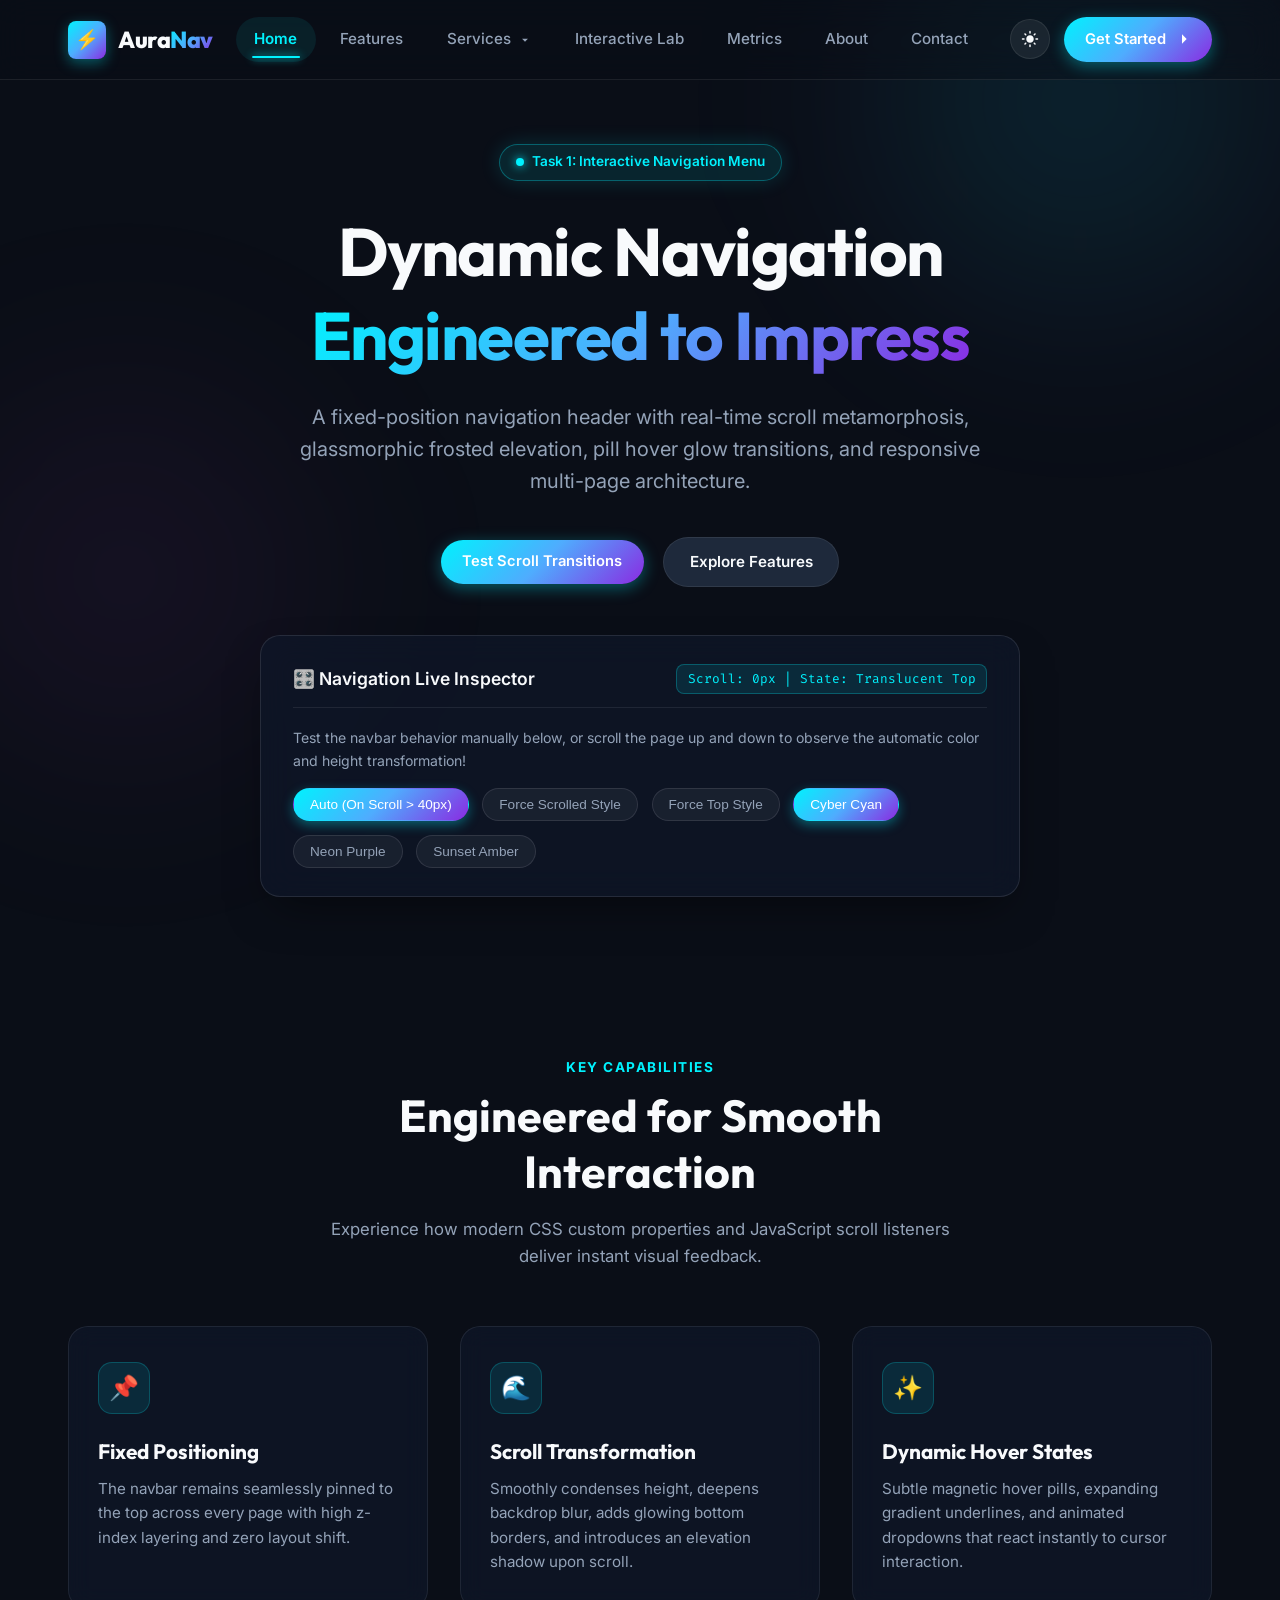
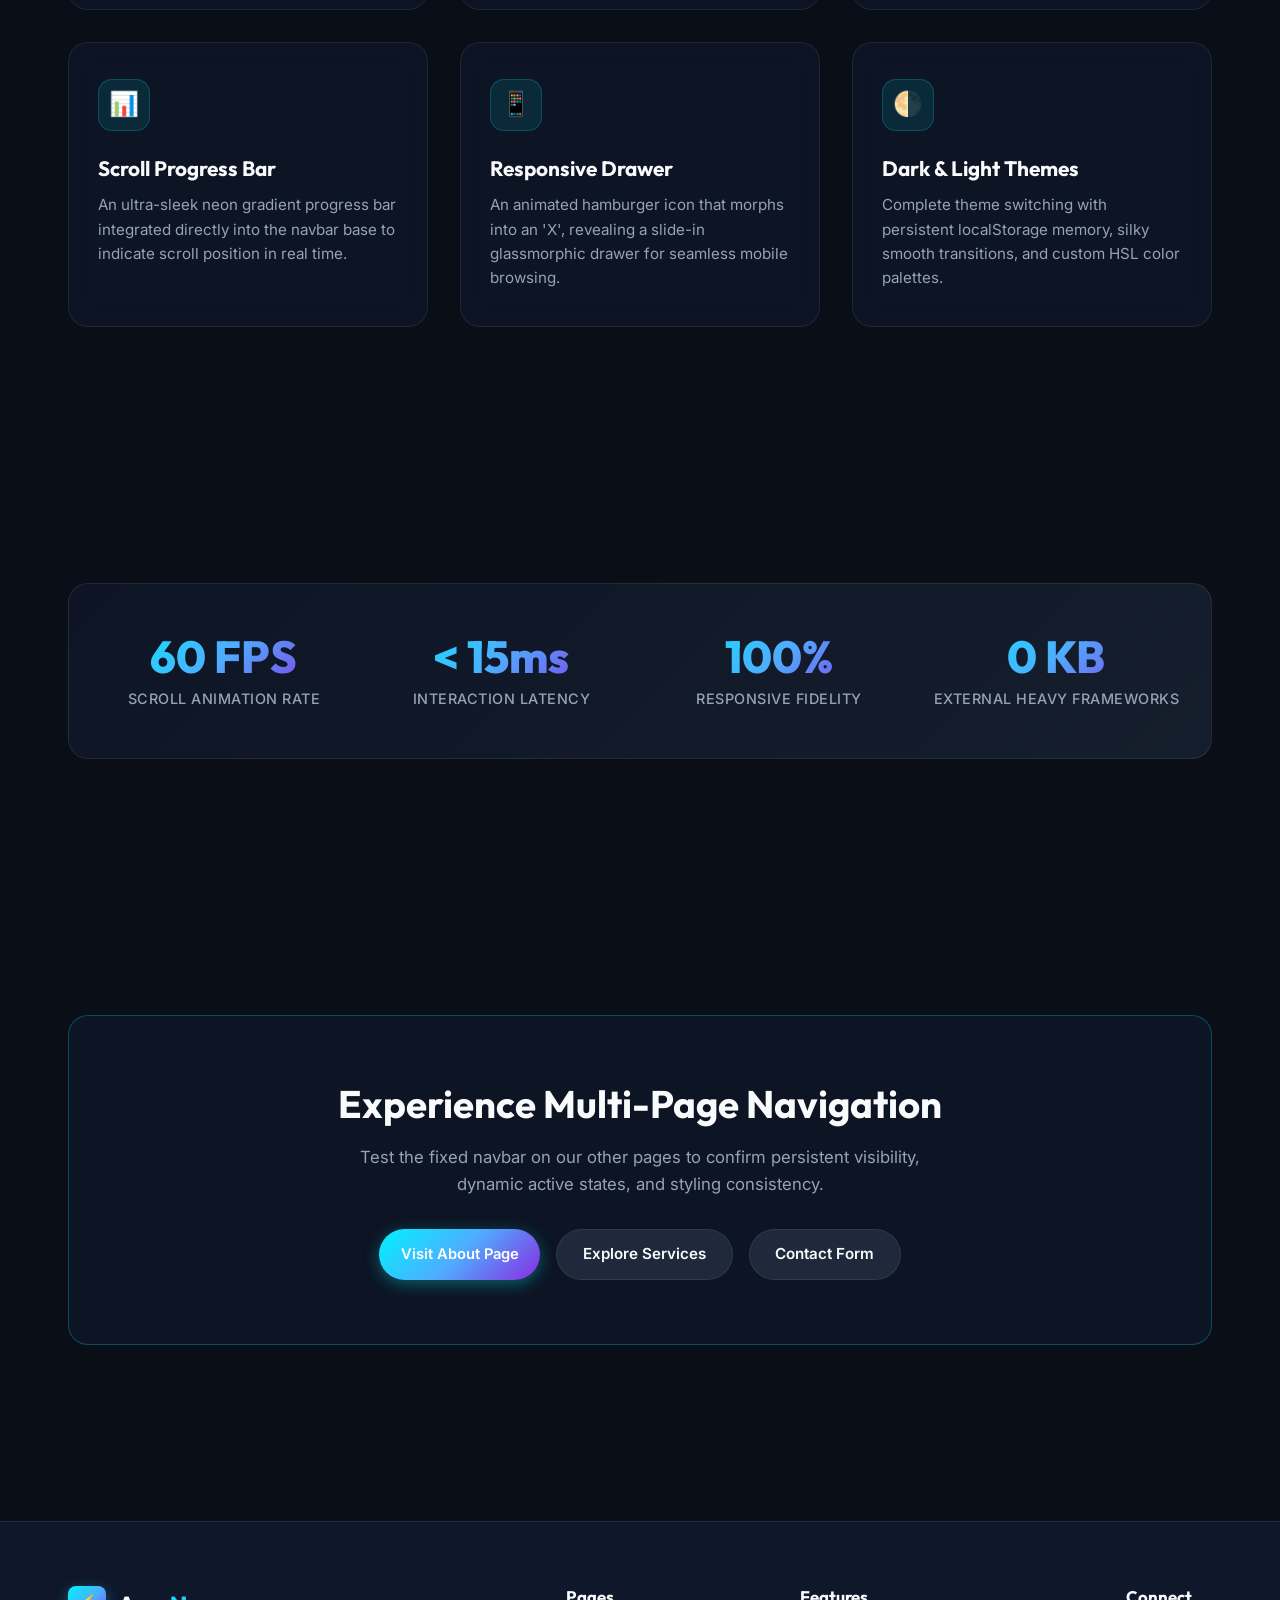
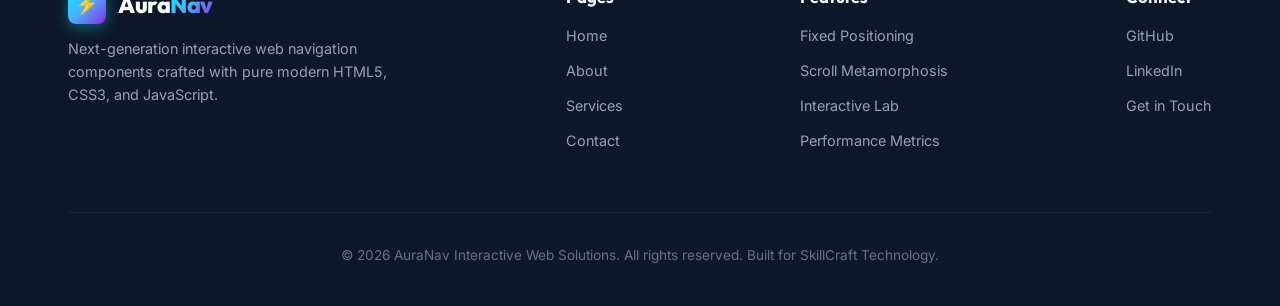
<file: index.html>
<!DOCTYPE html>
<html lang="en" data-theme="dark">
<head>
  <meta charset="UTF-8">
  <meta name="viewport" content="width=device-width, initial-scale=1.0">
  <meta name="description" content="Experience a cutting-edge interactive navigation menu featuring real-time scroll color shifts, smooth hover states, responsive mobile drawer, and dynamic styling.">
  <title>AuraNav - Interactive Navigation Menu Showcase</title>
  <link rel="stylesheet" href="css/style.css">
  <link rel="icon" href="data:image/svg+xml,<svg xmlns=%22http://www.w3.org/2000/svg%22 viewBox=%220 0 100 100%22><text y=%22.9em%22 font-size=%2290%22>⚡</text></svg>">
</head>
<body>

  <!-- ==========================================================================
       FIXED INTERACTIVE NAVIGATION MENU
       ========================================================================== -->
  <header class="navbar-header" id="mainNavbar">
    <div class="navbar-container">
      <!-- Brand / Logo -->
      <a href="index.html" class="navbar-brand" id="brandLogo">
        <div class="brand-icon">⚡</div>
        <div class="brand-text">Aura<span>Nav</span></div>
      </a>

      <!-- Desktop Navigation Menu -->
      <nav class="navbar-menu" aria-label="Main Navigation">
        <div class="nav-item">
          <a href="#hero" class="nav-link active" id="navLinkHome">Home</a>
        </div>

        <div class="nav-item">
          <a href="#features" class="nav-link" id="navLinkFeatures">Features</a>
        </div>

        <!-- Dropdown Menu Item -->
        <div class="nav-item has-dropdown">
          <a href="services.html" class="nav-link" id="navLinkServices">
            Services
            <svg class="dropdown-chevron" viewBox="0 0 24 24">
              <path d="M7 10l5 5 5-5z"/>
            </svg>
          </a>
          <div class="dropdown-menu" id="servicesDropdown">
            <a href="services.html#ui-ux" class="dropdown-item">
              <div class="dropdown-icon-box">🎨</div>
              <div>
                <div class="dropdown-item-title">UI/UX Crafting <span class="badge-pill">Hot</span></div>
                <div class="dropdown-item-desc">Glassmorphism & micro-interactions</div>
              </div>
            </a>
            <a href="services.html#web-dev" class="dropdown-item">
              <div class="dropdown-icon-box">🚀</div>
              <div>
                <div class="dropdown-item-title">Fullstack Web</div>
                <div class="dropdown-item-desc">High performance scalable architectures</div>
              </div>
            </a>
            <a href="services.html#cloud-ops" class="dropdown-item">
              <div class="dropdown-icon-box">☁️</div>
              <div>
                <div class="dropdown-item-title">Cloud Solutions <span class="badge-pill">New</span></div>
                <div class="dropdown-item-desc">Serverless & low latency deployments</div>
              </div>
            </a>
          </div>
        </div>

        <div class="nav-item">
          <a href="#demo" class="nav-link" id="navLinkDemo">Interactive Lab</a>
        </div>

        <div class="nav-item">
          <a href="#stats" class="nav-link" id="navLinkStats">Metrics</a>
        </div>

        <div class="nav-item">
          <a href="about.html" class="nav-link" id="navLinkAbout">About</a>
        </div>

        <div class="nav-item">
          <a href="contact.html" class="nav-link" id="navLinkContact">Contact</a>
        </div>
      </nav>

      <!-- Navbar Right Actions -->
      <div class="navbar-actions">
        <!-- Theme Toggle Button -->
        <button class="theme-toggle-btn" id="themeToggle" title="Toggle Light / Dark theme" aria-label="Toggle Theme">
          <!-- Sun Icon (Default in Dark Mode) -->
          <svg id="themeIconSun" viewBox="0 0 24 24">
            <path d="M12 7c-2.76 0-5 2.24-5 5s2.24 5 5 5 5-2.24 5-5-2.24-5-5-5zM2 13h2c.55 0 1-.45 1-1s-.45-1-1-1H2c-.55 0-1 .45-1 1s.45 1 1 1zm18 0h2c.55 0 1-.45 1-1s-.45-1-1-1h-2c-.55 0-1 .45-1 1s.45 1 1 1zM11 2v2c0 .55.45 1 1 1s1-.45 1-1V2c0-.55-.45-1-1-1s-1 .45-1 1zm0 18v2c0 .55.45 1 1 1s1-.45 1-1v-2c0-.55-.45-1-1-1s-1 .45-1 1zM5.99 4.58c-.39-.39-1.03-.39-1.41 0s-.39 1.03 0 1.41l1.06 1.06c.39.39 1.03.39 1.41 0s.39-1.03 0-1.41L5.99 4.58zm12.37 12.37c-.39-.39-1.03-.39-1.41 0s-.39 1.03 0 1.41l1.06 1.06c.39.39 1.03.39 1.41 0s.39-1.03 0-1.41l-1.06-1.06zm1.06-10.96c.39-.39.39-1.03 0-1.41s-1.03-.39-1.41 0l-1.06 1.06c-.39.39-.39 1.03 0 1.41s1.03.39 1.41 0l1.06-1.06zM7.05 18.36c.39-.39.39-1.03 0-1.41s-1.03-.39-1.41 0l-1.06 1.06c-.39.39-.39 1.03 0 1.41s1.03.39 1.41 0l1.06-1.06z"/>
          </svg>
          <!-- Moon Icon (Hidden in Dark Mode) -->
          <svg id="themeIconMoon" viewBox="0 0 24 24" style="display: none;">
            <path d="M12.3 2a10 10 0 0 0-.19 14 10 10 0 0 0 11.89.8 1 1 0 0 0 .3-1.12 1 1 0 0 0-.8-.68 8 8 0 0 1-6.1-8 8 8 0 0 1 4.58-7.23 1 1 0 0 0 .52-.88 1 1 0 0 0-.8-.92A10.29 10.29 0 0 0 12.3 2z"/>
          </svg>
        </button>

        <!-- CTA Action Button -->
        <a href="#demo" class="btn-cta" id="ctaBtn">
          <span>Get Started</span>
          <svg width="16" height="16" viewBox="0 0 24 24" fill="currentColor">
            <path d="M5 12h14M12 5l7 7-7 7"/>
          </svg>
        </a>

        <!-- Mobile Hamburger Button -->
        <button class="mobile-toggle-btn" id="mobileToggle" aria-label="Toggle Navigation Drawer" aria-expanded="false">
          <span></span>
          <span></span>
          <span></span>
        </button>
      </div>
    </div>

    <!-- Dynamic Scroll Progress Indicator -->
    <div class="scroll-progress-bar" id="scrollProgressBar"></div>
  </header>

  <!-- Mobile Drawer & Backdrop -->
  <div class="mobile-backdrop" id="mobileBackdrop"></div>
  <aside class="mobile-menu-drawer" id="mobileDrawer" aria-label="Mobile Menu">
    <div class="mobile-nav-list">
      <a href="#hero" class="mobile-nav-link active">Home <span>→</span></a>
      <a href="#features" class="mobile-nav-link">Features <span>→</span></a>
      <a href="services.html" class="mobile-nav-link">Services <span>→</span></a>
      <a href="#demo" class="mobile-nav-link">Interactive Lab <span>→</span></a>
      <a href="#stats" class="mobile-nav-link">Metrics <span>→</span></a>
      <a href="about.html" class="mobile-nav-link">About Us <span>→</span></a>
      <a href="contact.html" class="mobile-nav-link">Contact <span>→</span></a>
    </div>
    <div>
      <a href="contact.html" class="btn-cta" style="display: flex; justify-content: center; width: 100%;">Get in Touch</a>
    </div>
  </aside>

  <!-- ==========================================================================
       PAGE CONTENT
       ========================================================================== -->
  <main>
    <!-- Hero Section -->
    <section class="hero-section" id="hero">
      <div class="container">
        <div class="hero-content">
          <div class="badge-tag">
            <span class="badge-tag-pulse"></span>
            Task 1: Interactive Navigation Menu
          </div>
          <h1 class="hero-title">
            Dynamic Navigation <br><span class="gradient-text">Engineered to Impress</span>
          </h1>
          <p class="hero-subtitle">
            A fixed-position navigation header with real-time scroll metamorphosis, glassmorphic frosted elevation, pill hover glow transitions, and responsive multi-page architecture.
          </p>
          <div class="hero-buttons">
            <a href="#demo" class="btn-cta">Test Scroll Transitions</a>
            <a href="#features" class="btn-secondary">Explore Features</a>
          </div>

          <!-- Interactive Control Lab Preview Card -->
          <div class="demo-controller-card" id="demo">
            <div class="controller-header">
              <div class="controller-title">
                <span>🎛️ Navigation Live Inspector</span>
              </div>
              <div class="controller-status">
                Scroll: <span id="liveScrollValue">0px</span> | State: <span id="liveNavState">Translucent Top</span>
              </div>
            </div>
            <p style="font-size: 0.88rem; color: var(--text-secondary); margin-bottom: 1rem;">
              Test the navbar behavior manually below, or scroll the page up and down to observe the automatic color and height transformation!
            </p>
            <div class="controller-controls">
              <button class="control-pill-btn active" onclick="setNavbarStyleMode('auto', this)">Auto (On Scroll > 40px)</button>
              <button class="control-pill-btn" onclick="setNavbarStyleMode('force-scrolled', this)">Force Scrolled Style</button>
              <button class="control-pill-btn" onclick="setNavbarStyleMode('force-transparent', this)">Force Top Style</button>
              <button class="control-pill-btn accent-btn active" onclick="setAccentTheme('cyber-cyan', this)">Cyber Cyan</button>
              <button class="control-pill-btn accent-btn" onclick="setAccentTheme('neon-purple', this)">Neon Purple</button>
              <button class="control-pill-btn accent-btn" onclick="setAccentTheme('sunset-amber', this)">Sunset Amber</button>
            </div>
          </div>
        </div>
      </div>
    </section>

    <!-- Features Section -->
    <section class="section" id="features">
      <div class="container">
        <div class="section-header">
          <span class="section-tag">Key Capabilities</span>
          <h2 class="section-title">Engineered for Smooth Interaction</h2>
          <p class="section-description">
            Experience how modern CSS custom properties and JavaScript scroll listeners deliver instant visual feedback.
          </p>
        </div>

        <div class="grid-3">
          <div class="feature-card">
            <div class="card-icon">📌</div>
            <h3 class="card-title">Fixed Positioning</h3>
            <p class="card-text">
              The navbar remains seamlessly pinned to the top across every page with high z-index layering and zero layout shift.
            </p>
          </div>

          <div class="feature-card">
            <div class="card-icon">🌊</div>
            <h3 class="card-title">Scroll Transformation</h3>
            <p class="card-text">
              Smoothly condenses height, deepens backdrop blur, adds glowing bottom borders, and introduces an elevation shadow upon scroll.
            </p>
          </div>

          <div class="feature-card">
            <div class="card-icon">✨</div>
            <h3 class="card-title">Dynamic Hover States</h3>
            <p class="card-text">
              Subtle magnetic hover pills, expanding gradient underlines, and animated dropdowns that react instantly to cursor interaction.
            </p>
          </div>

          <div class="feature-card">
            <div class="card-icon">📊</div>
            <h3 class="card-title">Scroll Progress Bar</h3>
            <p class="card-text">
              An ultra-sleek neon gradient progress bar integrated directly into the navbar base to indicate scroll position in real time.
            </p>
          </div>

          <div class="feature-card">
            <div class="card-icon">📱</div>
            <h3 class="card-title">Responsive Drawer</h3>
            <p class="card-text">
              An animated hamburger icon that morphs into an 'X', revealing a slide-in glassmorphic drawer for seamless mobile browsing.
            </p>
          </div>

          <div class="feature-card">
            <div class="card-icon">🌗</div>
            <h3 class="card-title">Dark & Light Themes</h3>
            <p class="card-text">
              Complete theme switching with persistent localStorage memory, silky smooth transitions, and custom HSL color palettes.
            </p>
          </div>
        </div>
      </div>
    </section>

    <!-- Metrics Banner Section -->
    <section class="section" id="stats">
      <div class="container">
        <div class="stats-banner">
          <div class="stat-item">
            <div class="stat-item-number">60 FPS</div>
            <div class="stat-item-label">Scroll Animation Rate</div>
          </div>
          <div class="stat-item">
            <div class="stat-item-number">&lt; 15ms</div>
            <div class="stat-item-label">Interaction Latency</div>
          </div>
          <div class="stat-item">
            <div class="stat-item-number">100%</div>
            <div class="stat-item-label">Responsive Fidelity</div>
          </div>
          <div class="stat-item">
            <div class="stat-item-number">0 KB</div>
            <div class="stat-item-label">External Heavy Frameworks</div>
          </div>
        </div>
      </div>
    </section>

    <!-- Call to Action Banner -->
    <section class="section">
      <div class="container">
        <div style="background: var(--bg-card); border: 1px solid rgba(0, 242, 254, 0.25); border-radius: var(--radius-lg); padding: 4rem 2rem; text-align: center; position: relative; overflow: hidden;">
          <h2 style="font-size: 2.4rem; margin-bottom: 1rem;">Experience Multi-Page Navigation</h2>
          <p style="color: var(--text-secondary); max-width: 580px; margin: 0 auto 2rem; font-size: 1.05rem;">
            Test the fixed navbar on our other pages to confirm persistent visibility, dynamic active states, and styling consistency.
          </p>
          <div style="display: flex; justify-content: center; gap: 1rem; flex-wrap: wrap;">
            <a href="about.html" class="btn-cta">Visit About Page</a>
            <a href="services.html" class="btn-secondary">Explore Services</a>
            <a href="contact.html" class="btn-secondary">Contact Form</a>
          </div>
        </div>
      </div>
    </section>
  </main>

  <!-- ==========================================================================
       FOOTER
       ========================================================================== -->
  <footer>
    <div class="container">
      <div class="footer-top">
        <div class="footer-brand">
          <div class="navbar-brand">
            <div class="brand-icon">⚡</div>
            <div class="brand-text">Aura<span>Nav</span></div>
          </div>
          <p>Next-generation interactive web navigation components crafted with pure modern HTML5, CSS3, and JavaScript.</p>
        </div>

        <div class="footer-links-group">
          <h4>Pages</h4>
          <ul>
            <li><a href="index.html">Home</a></li>
            <li><a href="about.html">About</a></li>
            <li><a href="services.html">Services</a></li>
            <li><a href="contact.html">Contact</a></li>
          </ul>
        </div>

        <div class="footer-links-group">
          <h4>Features</h4>
          <ul>
            <li><a href="#hero">Fixed Positioning</a></li>
            <li><a href="#features">Scroll Metamorphosis</a></li>
            <li><a href="#demo">Interactive Lab</a></li>
            <li><a href="#stats">Performance Metrics</a></li>
          </ul>
        </div>

        <div class="footer-links-group">
          <h4>Connect</h4>
          <ul>
            <li><a href="https://github.com" target="_blank" rel="noopener">GitHub</a></li>
            <li><a href="https://linkedin.com" target="_blank" rel="noopener">LinkedIn</a></li>
            <li><a href="contact.html">Get in Touch</a></li>
          </ul>
        </div>
      </div>

      <div class="footer-bottom">
        <p>&copy; 2026 AuraNav Interactive Web Solutions. All rights reserved. Built for SkillCraft Technology.</p>
      </div>
    </div>
  </footer>

  <script src="js/nav.js"></script>
</body>
</html>
</file>
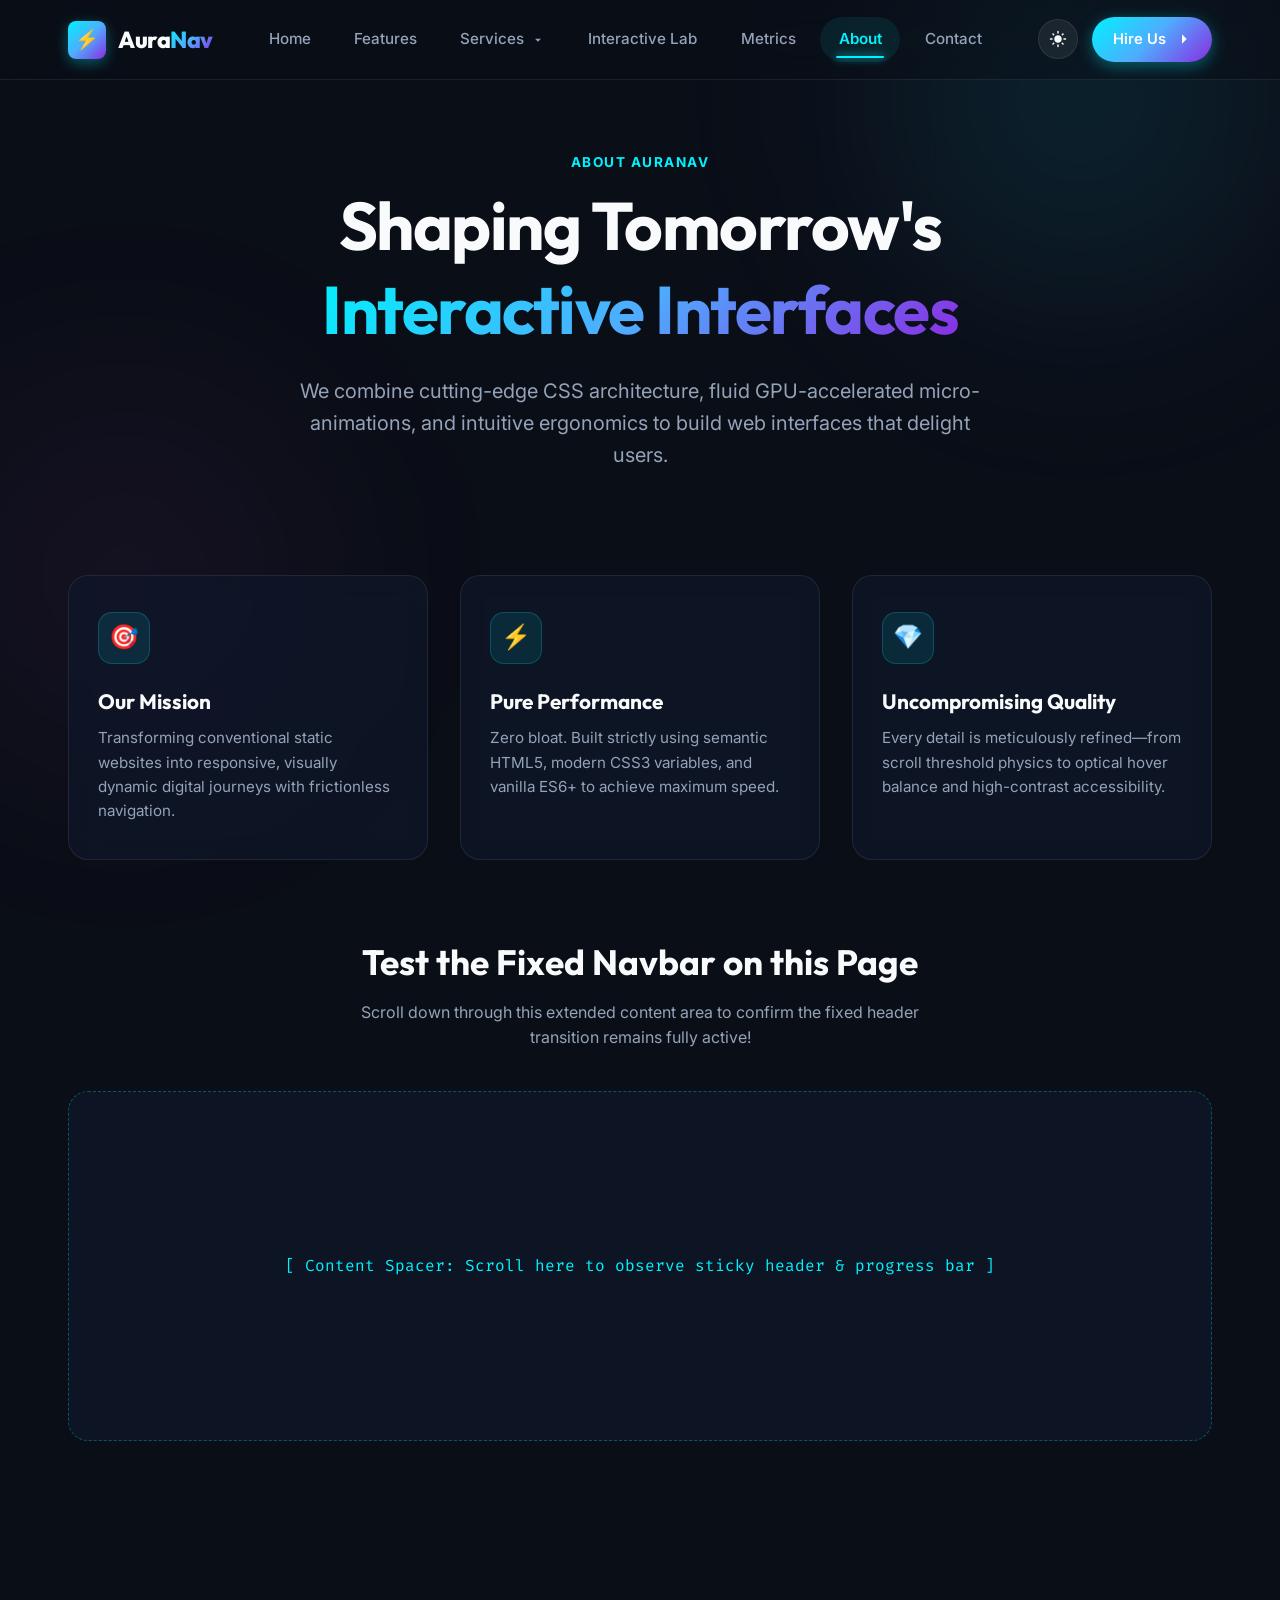
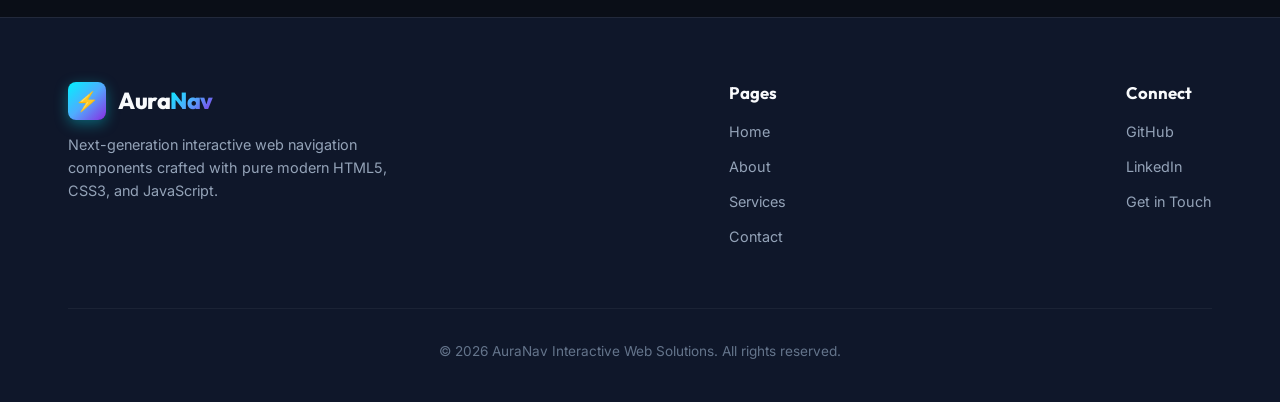
<file: about.html>
<!DOCTYPE html>
<html lang="en" data-theme="dark">
<head>
  <meta charset="UTF-8">
  <meta name="viewport" content="width=device-width, initial-scale=1.0">
  <meta name="description" content="Learn more about AuraNav and our mission to create immersive, high-performance web experiences.">
  <title>About Us - AuraNav</title>
  <link rel="stylesheet" href="css/style.css">
  <link rel="icon" href="data:image/svg+xml,<svg xmlns=%22http://www.w3.org/2000/svg%22 viewBox=%220 0 100 100%22><text y=%22.9em%22 font-size=%2290%22>⚡</text></svg>">
</head>
<body>

  <!-- ==========================================================================
       FIXED INTERACTIVE NAVIGATION MENU
       ========================================================================== -->
  <header class="navbar-header" id="mainNavbar">
    <div class="navbar-container">
      <a href="index.html" class="navbar-brand" id="brandLogo">
        <div class="brand-icon">⚡</div>
        <div class="brand-text">Aura<span>Nav</span></div>
      </a>

      <nav class="navbar-menu" aria-label="Main Navigation">
        <div class="nav-item">
          <a href="index.html" class="nav-link" id="navLinkHome">Home</a>
        </div>
        <div class="nav-item">
          <a href="index.html#features" class="nav-link" id="navLinkFeatures">Features</a>
        </div>
        <div class="nav-item has-dropdown">
          <a href="services.html" class="nav-link" id="navLinkServices">
            Services
            <svg class="dropdown-chevron" viewBox="0 0 24 24">
              <path d="M7 10l5 5 5-5z"/>
            </svg>
          </a>
          <div class="dropdown-menu" id="servicesDropdown">
            <a href="services.html#ui-ux" class="dropdown-item">
              <div class="dropdown-icon-box">🎨</div>
              <div>
                <div class="dropdown-item-title">UI/UX Crafting <span class="badge-pill">Hot</span></div>
                <div class="dropdown-item-desc">Glassmorphism & micro-interactions</div>
              </div>
            </a>
            <a href="services.html#web-dev" class="dropdown-item">
              <div class="dropdown-icon-box">🚀</div>
              <div>
                <div class="dropdown-item-title">Fullstack Web</div>
                <div class="dropdown-item-desc">High performance scalable architectures</div>
              </div>
            </a>
            <a href="services.html#cloud-ops" class="dropdown-item">
              <div class="dropdown-icon-box">☁️</div>
              <div>
                <div class="dropdown-item-title">Cloud Solutions <span class="badge-pill">New</span></div>
                <div class="dropdown-item-desc">Serverless & low latency deployments</div>
              </div>
            </a>
          </div>
        </div>
        <div class="nav-item">
          <a href="index.html#demo" class="nav-link" id="navLinkDemo">Interactive Lab</a>
        </div>
        <div class="nav-item">
          <a href="index.html#stats" class="nav-link" id="navLinkStats">Metrics</a>
        </div>
        <div class="nav-item">
          <a href="about.html" class="nav-link active" id="navLinkAbout">About</a>
        </div>
        <div class="nav-item">
          <a href="contact.html" class="nav-link" id="navLinkContact">Contact</a>
        </div>
      </nav>

      <div class="navbar-actions">
        <button class="theme-toggle-btn" id="themeToggle" title="Toggle Light / Dark theme" aria-label="Toggle Theme">
          <svg id="themeIconSun" viewBox="0 0 24 24">
            <path d="M12 7c-2.76 0-5 2.24-5 5s2.24 5 5 5 5-2.24 5-5-2.24-5-5-5zM2 13h2c.55 0 1-.45 1-1s-.45-1-1-1H2c-.55 0-1 .45-1 1s.45 1 1 1zm18 0h2c.55 0 1-.45 1-1s-.45-1-1-1h-2c-.55 0-1 .45-1 1s.45 1 1 1zM11 2v2c0 .55.45 1 1 1s1-.45 1-1V2c0-.55-.45-1-1-1s-1 .45-1 1zm0 18v2c0 .55.45 1 1 1s1-.45 1-1v-2c0-.55-.45-1-1-1s-1 .45-1 1zM5.99 4.58c-.39-.39-1.03-.39-1.41 0s-.39 1.03 0 1.41l1.06 1.06c.39.39 1.03.39 1.41 0s.39-1.03 0-1.41L5.99 4.58zm12.37 12.37c-.39-.39-1.03-.39-1.41 0s-.39 1.03 0 1.41l1.06 1.06c.39.39 1.03.39 1.41 0s.39-1.03 0-1.41l-1.06-1.06zm1.06-10.96c.39-.39.39-1.03 0-1.41s-1.03-.39-1.41 0l-1.06 1.06c-.39.39-.39 1.03 0 1.41s1.03.39 1.41 0l1.06-1.06zM7.05 18.36c.39-.39.39-1.03 0-1.41s-1.03-.39-1.41 0l-1.06 1.06c-.39.39-.39 1.03 0 1.41s1.03.39 1.41 0l1.06-1.06z"/>
          </svg>
          <svg id="themeIconMoon" viewBox="0 0 24 24" style="display: none;">
            <path d="M12.3 2a10 10 0 0 0-.19 14 10 10 0 0 0 11.89.8 1 1 0 0 0 .3-1.12 1 1 0 0 0-.8-.68 8 8 0 0 1-6.1-8 8 8 0 0 1 4.58-7.23 1 1 0 0 0 .52-.88 1 1 0 0 0-.8-.92A10.29 10.29 0 0 0 12.3 2z"/>
          </svg>
        </button>
        <a href="contact.html" class="btn-cta">
          <span>Hire Us</span>
          <svg width="16" height="16" viewBox="0 0 24 24" fill="currentColor">
            <path d="M5 12h14M12 5l7 7-7 7"/>
          </svg>
        </a>
        <button class="mobile-toggle-btn" id="mobileToggle" aria-label="Toggle Navigation Drawer" aria-expanded="false">
          <span></span>
          <span></span>
          <span></span>
        </button>
      </div>
    </div>
    <div class="scroll-progress-bar" id="scrollProgressBar"></div>
  </header>

  <!-- Mobile Drawer -->
  <div class="mobile-backdrop" id="mobileBackdrop"></div>
  <aside class="mobile-menu-drawer" id="mobileDrawer" aria-label="Mobile Menu">
    <div class="mobile-nav-list">
      <a href="index.html" class="mobile-nav-link">Home <span>→</span></a>
      <a href="index.html#features" class="mobile-nav-link">Features <span>→</span></a>
      <a href="services.html" class="mobile-nav-link">Services <span>→</span></a>
      <a href="index.html#demo" class="mobile-nav-link">Interactive Lab <span>→</span></a>
      <a href="index.html#stats" class="mobile-nav-link">Metrics <span>→</span></a>
      <a href="about.html" class="mobile-nav-link active">About Us <span>→</span></a>
      <a href="contact.html" class="mobile-nav-link">Contact <span>→</span></a>
    </div>
    <div>
      <a href="contact.html" class="btn-cta" style="display: flex; justify-content: center; width: 100%;">Get in Touch</a>
    </div>
  </aside>

  <!-- Content -->
  <main>
    <section class="page-hero">
      <div class="container">
        <span class="section-tag">About AuraNav</span>
        <h1 class="hero-title">Shaping Tomorrow's <br><span class="gradient-text">Interactive Interfaces</span></h1>
        <p class="hero-subtitle">
          We combine cutting-edge CSS architecture, fluid GPU-accelerated micro-animations, and intuitive ergonomics to build web interfaces that delight users.
        </p>
      </div>
    </section>

    <section class="section" style="padding-top: 1rem;">
      <div class="container">
        <div class="grid-3">
          <div class="feature-card">
            <div class="card-icon">🎯</div>
            <h3 class="card-title">Our Mission</h3>
            <p class="card-text">
              Transforming conventional static websites into responsive, visually dynamic digital journeys with frictionless navigation.
            </p>
          </div>
          <div class="feature-card">
            <div class="card-icon">⚡</div>
            <h3 class="card-title">Pure Performance</h3>
            <p class="card-text">
              Zero bloat. Built strictly using semantic HTML5, modern CSS3 variables, and vanilla ES6+ to achieve maximum speed.
            </p>
          </div>
          <div class="feature-card">
            <div class="card-icon">💎</div>
            <h3 class="card-title">Uncompromising Quality</h3>
            <p class="card-text">
              Every detail is meticulously refined—from scroll threshold physics to optical hover balance and high-contrast accessibility.
            </p>
          </div>
        </div>

        <div style="margin-top: 5rem; text-align: center;">
          <h2 style="font-size: 2.2rem; margin-bottom: 1rem;">Test the Fixed Navbar on this Page</h2>
          <p style="color: var(--text-secondary); max-width: 600px; margin: 0 auto 2.5rem;">
            Scroll down through this extended content area to confirm the fixed header transition remains fully active!
          </p>
          <div style="height: 350px; background: var(--bg-card); border: 1px dashed rgba(0, 242, 254, 0.3); border-radius: var(--radius-lg); display: flex; align-items: center; justify-content: center;">
            <p style="color: var(--accent-cyan); font-family: 'Fira Code', monospace;">[ Content Spacer: Scroll here to observe sticky header & progress bar ]</p>
          </div>
        </div>
      </div>
    </section>
  </main>

  <footer>
    <div class="container">
      <div class="footer-top">
        <div class="footer-brand">
          <div class="navbar-brand">
            <div class="brand-icon">⚡</div>
            <div class="brand-text">Aura<span>Nav</span></div>
          </div>
          <p>Next-generation interactive web navigation components crafted with pure modern HTML5, CSS3, and JavaScript.</p>
        </div>
        <div class="footer-links-group">
          <h4>Pages</h4>
          <ul>
            <li><a href="index.html">Home</a></li>
            <li><a href="about.html">About</a></li>
            <li><a href="services.html">Services</a></li>
            <li><a href="contact.html">Contact</a></li>
          </ul>
        </div>
        <div class="footer-links-group">
          <h4>Connect</h4>
          <ul>
            <li><a href="https://github.com" target="_blank" rel="noopener">GitHub</a></li>
            <li><a href="https://linkedin.com" target="_blank" rel="noopener">LinkedIn</a></li>
            <li><a href="contact.html">Get in Touch</a></li>
          </ul>
        </div>
      </div>
      <div class="footer-bottom">
        <p>&copy; 2026 AuraNav Interactive Web Solutions. All rights reserved.</p>
      </div>
    </div>
  </footer>

  <script src="js/nav.js"></script>
</body>
</html>
</file>
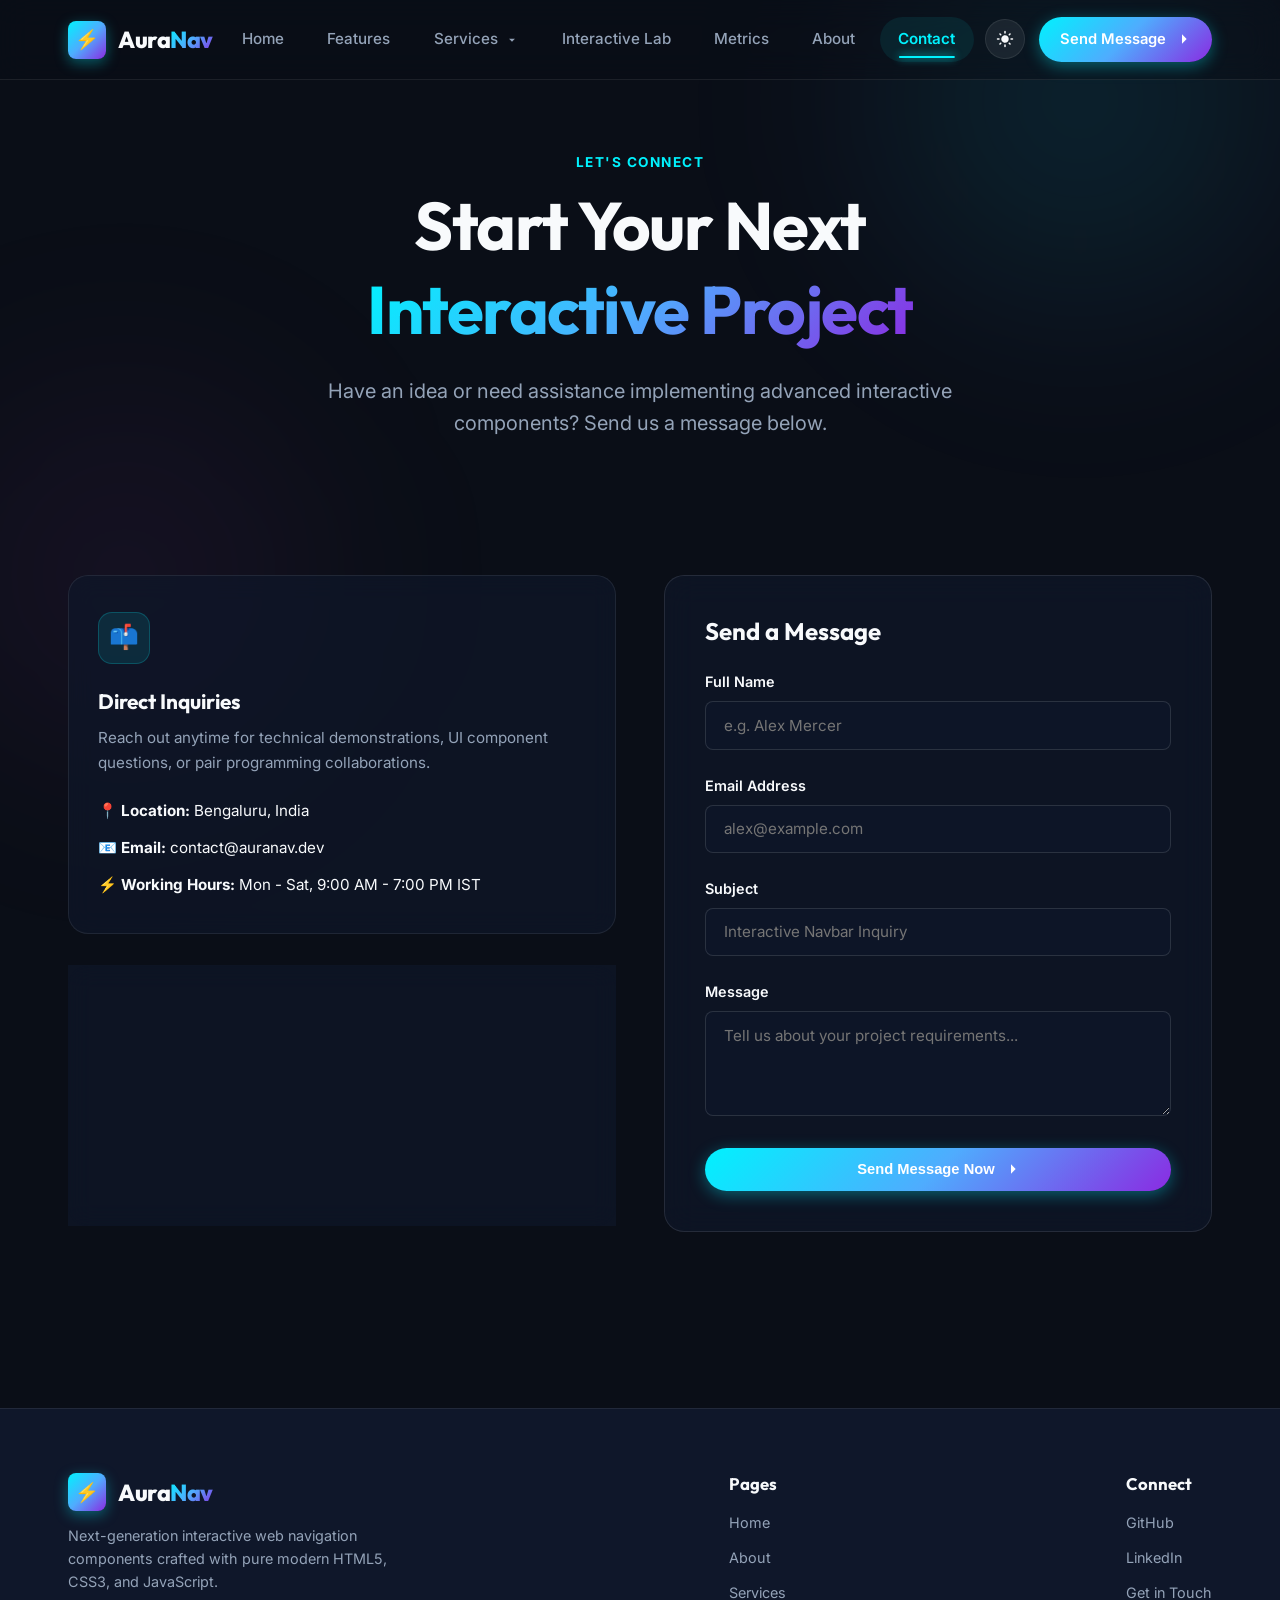
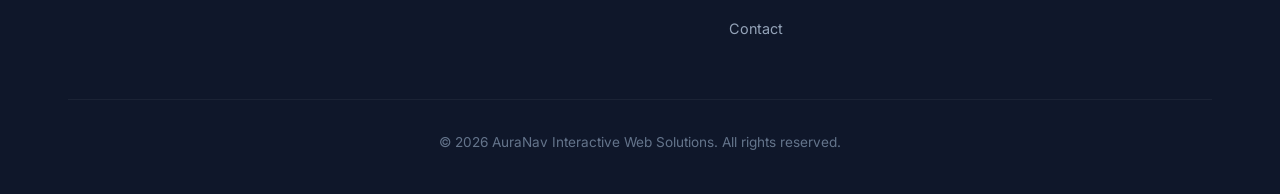
<file: contact.html>
<!DOCTYPE html>
<html lang="en" data-theme="dark">
<head>
  <meta charset="UTF-8">
  <meta name="viewport" content="width=device-width, initial-scale=1.0">
  <meta name="description" content="Get in touch with AuraNav team for questions, custom UI requests, and project consultations.">
  <title>Contact Us - AuraNav</title>
  <link rel="stylesheet" href="css/style.css">
  <link rel="icon" href="data:image/svg+xml,<svg xmlns=%22http://www.w3.org/2000/svg%22 viewBox=%220 0 100 100%22><text y=%22.9em%22 font-size=%2290%22>⚡</text></svg>">
</head>
<body>

  <!-- ==========================================================================
       FIXED INTERACTIVE NAVIGATION MENU
       ========================================================================== -->
  <header class="navbar-header" id="mainNavbar">
    <div class="navbar-container">
      <a href="index.html" class="navbar-brand" id="brandLogo">
        <div class="brand-icon">⚡</div>
        <div class="brand-text">Aura<span>Nav</span></div>
      </a>

      <nav class="navbar-menu" aria-label="Main Navigation">
        <div class="nav-item">
          <a href="index.html" class="nav-link" id="navLinkHome">Home</a>
        </div>
        <div class="nav-item">
          <a href="index.html#features" class="nav-link" id="navLinkFeatures">Features</a>
        </div>
        <div class="nav-item has-dropdown">
          <a href="services.html" class="nav-link" id="navLinkServices">
            Services
            <svg class="dropdown-chevron" viewBox="0 0 24 24">
              <path d="M7 10l5 5 5-5z"/>
            </svg>
          </a>
          <div class="dropdown-menu" id="servicesDropdown">
            <a href="services.html#ui-ux" class="dropdown-item">
              <div class="dropdown-icon-box">🎨</div>
              <div>
                <div class="dropdown-item-title">UI/UX Crafting <span class="badge-pill">Hot</span></div>
                <div class="dropdown-item-desc">Glassmorphism & micro-interactions</div>
              </div>
            </a>
            <a href="services.html#web-dev" class="dropdown-item">
              <div class="dropdown-icon-box">🚀</div>
              <div>
                <div class="dropdown-item-title">Fullstack Web</div>
                <div class="dropdown-item-desc">High performance scalable architectures</div>
              </div>
            </a>
            <a href="services.html#cloud-ops" class="dropdown-item">
              <div class="dropdown-icon-box">☁️</div>
              <div>
                <div class="dropdown-item-title">Cloud Solutions <span class="badge-pill">New</span></div>
                <div class="dropdown-item-desc">Serverless & low latency deployments</div>
              </div>
            </a>
          </div>
        </div>
        <div class="nav-item">
          <a href="index.html#demo" class="nav-link" id="navLinkDemo">Interactive Lab</a>
        </div>
        <div class="nav-item">
          <a href="index.html#stats" class="nav-link" id="navLinkStats">Metrics</a>
        </div>
        <div class="nav-item">
          <a href="about.html" class="nav-link" id="navLinkAbout">About</a>
        </div>
        <div class="nav-item">
          <a href="contact.html" class="nav-link active" id="navLinkContact">Contact</a>
        </div>
      </nav>

      <div class="navbar-actions">
        <button class="theme-toggle-btn" id="themeToggle" title="Toggle Light / Dark theme" aria-label="Toggle Theme">
          <svg id="themeIconSun" viewBox="0 0 24 24">
            <path d="M12 7c-2.76 0-5 2.24-5 5s2.24 5 5 5 5-2.24 5-5-2.24-5-5-5zM2 13h2c.55 0 1-.45 1-1s-.45-1-1-1H2c-.55 0-1 .45-1 1s.45 1 1 1zm18 0h2c.55 0 1-.45 1-1s-.45-1-1-1h-2c-.55 0-1 .45-1 1s.45 1 1 1zM11 2v2c0 .55.45 1 1 1s1-.45 1-1V2c0-.55-.45-1-1-1s-1 .45-1 1zm0 18v2c0 .55.45 1 1 1s1-.45 1-1v-2c0-.55-.45-1-1-1s-1 .45-1 1zM5.99 4.58c-.39-.39-1.03-.39-1.41 0s-.39 1.03 0 1.41l1.06 1.06c.39.39 1.03.39 1.41 0s.39-1.03 0-1.41L5.99 4.58zm12.37 12.37c-.39-.39-1.03-.39-1.41 0s-.39 1.03 0 1.41l1.06 1.06c.39.39 1.03.39 1.41 0s.39-1.03 0-1.41l-1.06-1.06zm1.06-10.96c.39-.39.39-1.03 0-1.41s-1.03-.39-1.41 0l-1.06 1.06c-.39.39-.39 1.03 0 1.41s1.03.39 1.41 0l1.06-1.06zM7.05 18.36c.39-.39.39-1.03 0-1.41s-1.03-.39-1.41 0l-1.06 1.06c-.39.39-.39 1.03 0 1.41s1.03.39 1.41 0l1.06-1.06z"/>
          </svg>
          <svg id="themeIconMoon" viewBox="0 0 24 24" style="display: none;">
            <path d="M12.3 2a10 10 0 0 0-.19 14 10 10 0 0 0 11.89.8 1 1 0 0 0 .3-1.12 1 1 0 0 0-.8-.68 8 8 0 0 1-6.1-8 8 8 0 0 1 4.58-7.23 1 1 0 0 0 .52-.88 1 1 0 0 0-.8-.92A10.29 10.29 0 0 0 12.3 2z"/>
          </svg>
        </button>
        <a href="#contactForm" class="btn-cta">
          <span>Send Message</span>
          <svg width="16" height="16" viewBox="0 0 24 24" fill="currentColor">
            <path d="M5 12h14M12 5l7 7-7 7"/>
          </svg>
        </a>
        <button class="mobile-toggle-btn" id="mobileToggle" aria-label="Toggle Navigation Drawer" aria-expanded="false">
          <span></span>
          <span></span>
          <span></span>
        </button>
      </div>
    </div>
    <div class="scroll-progress-bar" id="scrollProgressBar"></div>
  </header>

  <!-- Mobile Drawer -->
  <div class="mobile-backdrop" id="mobileBackdrop"></div>
  <aside class="mobile-menu-drawer" id="mobileDrawer" aria-label="Mobile Menu">
    <div class="mobile-nav-list">
      <a href="index.html" class="mobile-nav-link">Home <span>→</span></a>
      <a href="index.html#features" class="mobile-nav-link">Features <span>→</span></a>
      <a href="services.html" class="mobile-nav-link">Services <span>→</span></a>
      <a href="index.html#demo" class="mobile-nav-link">Interactive Lab <span>→</span></a>
      <a href="index.html#stats" class="mobile-nav-link">Metrics <span>→</span></a>
      <a href="about.html" class="mobile-nav-link">About Us <span>→</span></a>
      <a href="contact.html" class="mobile-nav-link active">Contact <span>→</span></a>
    </div>
    <div>
      <a href="#contactForm" class="btn-cta" style="display: flex; justify-content: center; width: 100%;">Get in Touch</a>
    </div>
  </aside>

  <!-- Content -->
  <main>
    <section class="page-hero">
      <div class="container">
        <span class="section-tag">Let's Connect</span>
        <h1 class="hero-title">Start Your Next <br><span class="gradient-text">Interactive Project</span></h1>
        <p class="hero-subtitle">
          Have an idea or need assistance implementing advanced interactive components? Send us a message below.
        </p>
      </div>
    </section>

    <section class="section" style="padding-top: 1rem;">
      <div class="container">
        <div class="contact-grid">
          <!-- Contact Information & Details -->
          <div>
            <div class="feature-card" style="margin-bottom: 2rem;">
              <div class="card-icon">📫</div>
              <h3 class="card-title">Direct Inquiries</h3>
              <p class="card-text">
                Reach out anytime for technical demonstrations, UI component questions, or pair programming collaborations.
              </p>
              <div style="margin-top: 1.5rem; display: flex; flex-direction: column; gap: 0.8rem; font-size: 0.95rem;">
                <div>📍 <strong>Location:</strong> Bengaluru, India</div>
                <div>📧 <strong>Email:</strong> contact@auranav.dev</div>
                <div>⚡ <strong>Working Hours:</strong> Mon - Sat, 9:00 AM - 7:00 PM IST</div>
              </div>
            </div>

            <div class="feature-card">
              <div class="card-icon">💡</div>
              <h3 class="card-title">Interactive Navbar Highlights</h3>
              <p class="card-text">
                Notice how the Contact link in the navigation menu above is automatically highlighted as active, and the fixed navbar adapts when you scroll down to submit this form!
              </p>
            </div>
          </div>

          <!-- Interactive Contact Form -->
          <div style="background: var(--bg-card); backdrop-filter: blur(16px); border: 1px solid rgba(255, 255, 255, 0.1); border-radius: var(--radius-lg); padding: 2.5rem;" id="contactForm">
            <h3 style="font-size: 1.5rem; margin-bottom: 1.5rem;">Send a Message</h3>
            <form onsubmit="event.preventDefault(); alert('Thank you for reaching out! Your message was submitted successfully.');">
              <div class="form-group">
                <label class="form-label" for="userName">Full Name</label>
                <input type="text" id="userName" class="form-input" placeholder="e.g. Alex Mercer" required>
              </div>

              <div class="form-group">
                <label class="form-label" for="userEmail">Email Address</label>
                <input type="email" id="userEmail" class="form-input" placeholder="alex@example.com" required>
              </div>

              <div class="form-group">
                <label class="form-label" for="userSubject">Subject</label>
                <input type="text" id="userSubject" class="form-input" placeholder="Interactive Navbar Inquiry" required>
              </div>

              <div class="form-group">
                <label class="form-label" for="userMessage">Message</label>
                <textarea id="userMessage" class="form-textarea" rows="4" placeholder="Tell us about your project requirements..." required></textarea>
              </div>

              <button type="submit" class="btn-cta" style="width: 100%; justify-content: center; padding: 0.85rem;">
                <span>Send Message Now</span>
                <svg width="16" height="16" viewBox="0 0 24 24" fill="currentColor">
                  <path d="M5 12h14M12 5l7 7-7 7"/>
                </svg>
              </button>
            </form>
          </div>
        </div>
      </div>
    </section>
  </main>

  <footer>
    <div class="container">
      <div class="footer-top">
        <div class="footer-brand">
          <div class="navbar-brand">
            <div class="brand-icon">⚡</div>
            <div class="brand-text">Aura<span>Nav</span></div>
          </div>
          <p>Next-generation interactive web navigation components crafted with pure modern HTML5, CSS3, and JavaScript.</p>
        </div>
        <div class="footer-links-group">
          <h4>Pages</h4>
          <ul>
            <li><a href="index.html">Home</a></li>
            <li><a href="about.html">About</a></li>
            <li><a href="services.html">Services</a></li>
            <li><a href="contact.html">Contact</a></li>
          </ul>
        </div>
        <div class="footer-links-group">
          <h4>Connect</h4>
          <ul>
            <li><a href="https://github.com" target="_blank" rel="noopener">GitHub</a></li>
            <li><a href="https://linkedin.com" target="_blank" rel="noopener">LinkedIn</a></li>
            <li><a href="contact.html">Get in Touch</a></li>
          </ul>
        </div>
      </div>
      <div class="footer-bottom">
        <p>&copy; 2026 AuraNav Interactive Web Solutions. All rights reserved.</p>
      </div>
    </div>
  </footer>

  <script src="js/nav.js"></script>
</body>
</html>
</file>
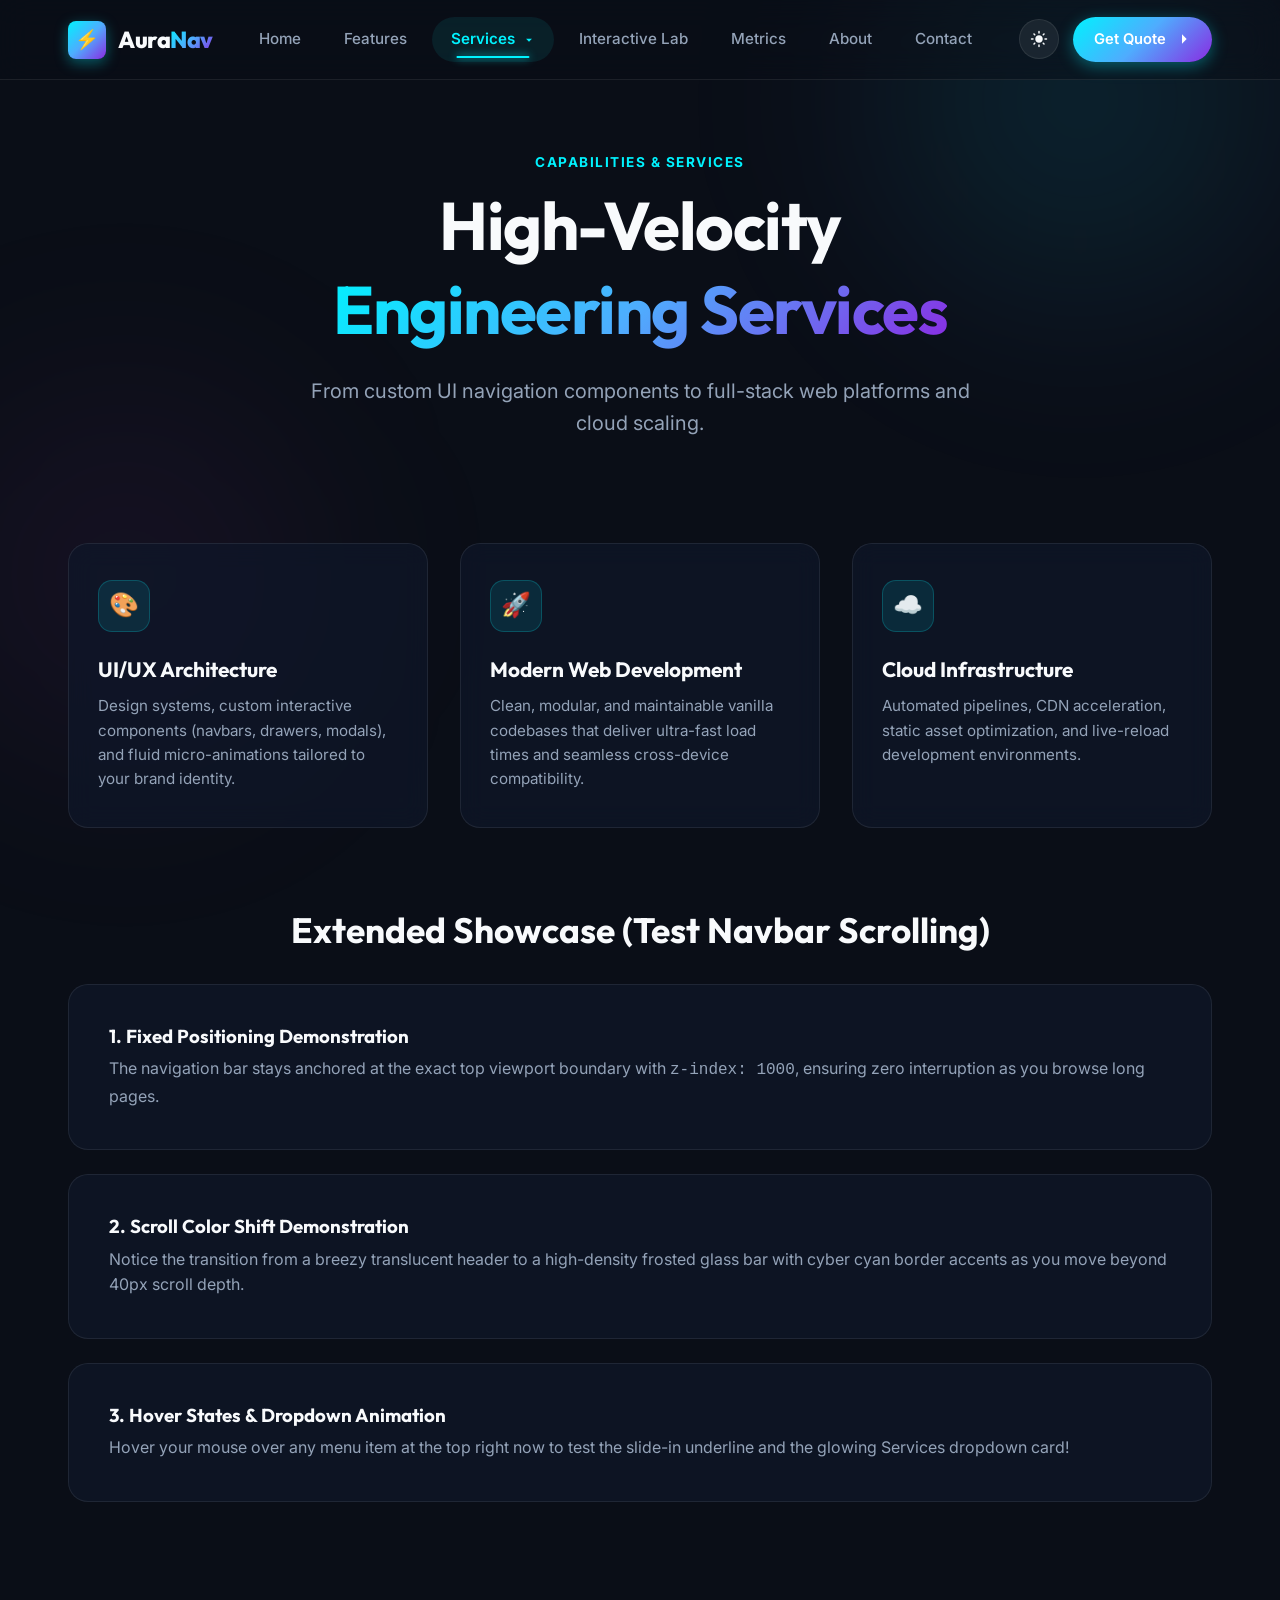
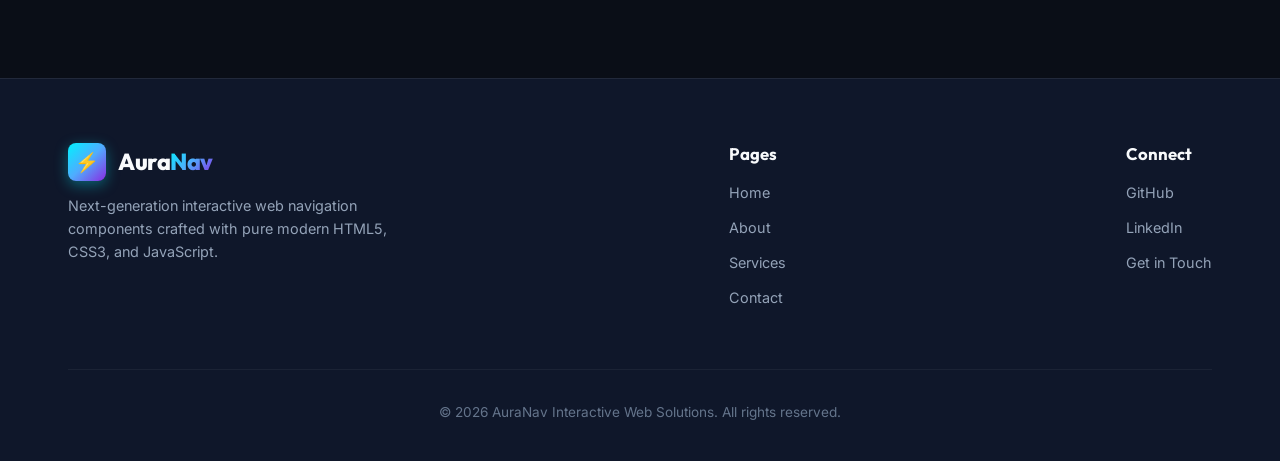
<file: services.html>
<!DOCTYPE html>
<html lang="en" data-theme="dark">
<head>
  <meta charset="UTF-8">
  <meta name="viewport" content="width=device-width, initial-scale=1.0">
  <meta name="description" content="Explore AuraNav's specialized web engineering services, including UI/UX design, fullstack development, and cloud solutions.">
  <title>Services - AuraNav</title>
  <link rel="stylesheet" href="css/style.css">
  <link rel="icon" href="data:image/svg+xml,<svg xmlns=%22http://www.w3.org/2000/svg%22 viewBox=%220 0 100 100%22><text y=%22.9em%22 font-size=%2290%22>⚡</text></svg>">
</head>
<body>

  <!-- ==========================================================================
       FIXED INTERACTIVE NAVIGATION MENU
       ========================================================================== -->
  <header class="navbar-header" id="mainNavbar">
    <div class="navbar-container">
      <a href="index.html" class="navbar-brand" id="brandLogo">
        <div class="brand-icon">⚡</div>
        <div class="brand-text">Aura<span>Nav</span></div>
      </a>

      <nav class="navbar-menu" aria-label="Main Navigation">
        <div class="nav-item">
          <a href="index.html" class="nav-link" id="navLinkHome">Home</a>
        </div>
        <div class="nav-item">
          <a href="index.html#features" class="nav-link" id="navLinkFeatures">Features</a>
        </div>
        <div class="nav-item has-dropdown">
          <a href="services.html" class="nav-link active" id="navLinkServices">
            Services
            <svg class="dropdown-chevron" viewBox="0 0 24 24">
              <path d="M7 10l5 5 5-5z"/>
            </svg>
          </a>
          <div class="dropdown-menu" id="servicesDropdown">
            <a href="services.html#ui-ux" class="dropdown-item">
              <div class="dropdown-icon-box">🎨</div>
              <div>
                <div class="dropdown-item-title">UI/UX Crafting <span class="badge-pill">Hot</span></div>
                <div class="dropdown-item-desc">Glassmorphism & micro-interactions</div>
              </div>
            </a>
            <a href="services.html#web-dev" class="dropdown-item">
              <div class="dropdown-icon-box">🚀</div>
              <div>
                <div class="dropdown-item-title">Fullstack Web</div>
                <div class="dropdown-item-desc">High performance scalable architectures</div>
              </div>
            </a>
            <a href="services.html#cloud-ops" class="dropdown-item">
              <div class="dropdown-icon-box">☁️</div>
              <div>
                <div class="dropdown-item-title">Cloud Solutions <span class="badge-pill">New</span></div>
                <div class="dropdown-item-desc">Serverless & low latency deployments</div>
              </div>
            </a>
          </div>
        </div>
        <div class="nav-item">
          <a href="index.html#demo" class="nav-link" id="navLinkDemo">Interactive Lab</a>
        </div>
        <div class="nav-item">
          <a href="index.html#stats" class="nav-link" id="navLinkStats">Metrics</a>
        </div>
        <div class="nav-item">
          <a href="about.html" class="nav-link" id="navLinkAbout">About</a>
        </div>
        <div class="nav-item">
          <a href="contact.html" class="nav-link" id="navLinkContact">Contact</a>
        </div>
      </nav>

      <div class="navbar-actions">
        <button class="theme-toggle-btn" id="themeToggle" title="Toggle Light / Dark theme" aria-label="Toggle Theme">
          <svg id="themeIconSun" viewBox="0 0 24 24">
            <path d="M12 7c-2.76 0-5 2.24-5 5s2.24 5 5 5 5-2.24 5-5-2.24-5-5-5zM2 13h2c.55 0 1-.45 1-1s-.45-1-1-1H2c-.55 0-1 .45-1 1s.45 1 1 1zm18 0h2c.55 0 1-.45 1-1s-.45-1-1-1h-2c-.55 0-1 .45-1 1s.45 1 1 1zM11 2v2c0 .55.45 1 1 1s1-.45 1-1V2c0-.55-.45-1-1-1s-1 .45-1 1zm0 18v2c0 .55.45 1 1 1s1-.45 1-1v-2c0-.55-.45-1-1-1s-1 .45-1 1zM5.99 4.58c-.39-.39-1.03-.39-1.41 0s-.39 1.03 0 1.41l1.06 1.06c.39.39 1.03.39 1.41 0s.39-1.03 0-1.41L5.99 4.58zm12.37 12.37c-.39-.39-1.03-.39-1.41 0s-.39 1.03 0 1.41l1.06 1.06c.39.39 1.03.39 1.41 0s.39-1.03 0-1.41l-1.06-1.06zm1.06-10.96c.39-.39.39-1.03 0-1.41s-1.03-.39-1.41 0l-1.06 1.06c-.39.39-.39 1.03 0 1.41s1.03.39 1.41 0l1.06-1.06zM7.05 18.36c.39-.39.39-1.03 0-1.41s-1.03-.39-1.41 0l-1.06 1.06c-.39.39-.39 1.03 0 1.41s1.03.39 1.41 0l1.06-1.06z"/>
          </svg>
          <svg id="themeIconMoon" viewBox="0 0 24 24" style="display: none;">
            <path d="M12.3 2a10 10 0 0 0-.19 14 10 10 0 0 0 11.89.8 1 1 0 0 0 .3-1.12 1 1 0 0 0-.8-.68 8 8 0 0 1-6.1-8 8 8 0 0 1 4.58-7.23 1 1 0 0 0 .52-.88 1 1 0 0 0-.8-.92A10.29 10.29 0 0 0 12.3 2z"/>
          </svg>
        </button>
        <a href="contact.html" class="btn-cta">
          <span>Get Quote</span>
          <svg width="16" height="16" viewBox="0 0 24 24" fill="currentColor">
            <path d="M5 12h14M12 5l7 7-7 7"/>
          </svg>
        </a>
        <button class="mobile-toggle-btn" id="mobileToggle" aria-label="Toggle Navigation Drawer" aria-expanded="false">
          <span></span>
          <span></span>
          <span></span>
        </button>
      </div>
    </div>
    <div class="scroll-progress-bar" id="scrollProgressBar"></div>
  </header>

  <!-- Mobile Drawer -->
  <div class="mobile-backdrop" id="mobileBackdrop"></div>
  <aside class="mobile-menu-drawer" id="mobileDrawer" aria-label="Mobile Menu">
    <div class="mobile-nav-list">
      <a href="index.html" class="mobile-nav-link">Home <span>→</span></a>
      <a href="index.html#features" class="mobile-nav-link">Features <span>→</span></a>
      <a href="services.html" class="mobile-nav-link active">Services <span>→</span></a>
      <a href="index.html#demo" class="mobile-nav-link">Interactive Lab <span>→</span></a>
      <a href="index.html#stats" class="mobile-nav-link">Metrics <span>→</span></a>
      <a href="about.html" class="mobile-nav-link">About Us <span>→</span></a>
      <a href="contact.html" class="mobile-nav-link">Contact <span>→</span></a>
    </div>
    <div>
      <a href="contact.html" class="btn-cta" style="display: flex; justify-content: center; width: 100%;">Get in Touch</a>
    </div>
  </aside>

  <!-- Content -->
  <main>
    <section class="page-hero">
      <div class="container">
        <span class="section-tag">Capabilities & Services</span>
        <h1 class="hero-title">High-Velocity <br><span class="gradient-text">Engineering Services</span></h1>
        <p class="hero-subtitle">
          From custom UI navigation components to full-stack web platforms and cloud scaling.
        </p>
      </div>
    </section>

    <section class="section" id="ui-ux" style="padding-top: 1rem;">
      <div class="container">
        <div class="grid-3">
          <div class="feature-card">
            <div class="card-icon">🎨</div>
            <h3 class="card-title">UI/UX Architecture</h3>
            <p class="card-text">
              Design systems, custom interactive components (navbars, drawers, modals), and fluid micro-animations tailored to your brand identity.
            </p>
          </div>

          <div class="feature-card" id="web-dev">
            <div class="card-icon">🚀</div>
            <h3 class="card-title">Modern Web Development</h3>
            <p class="card-text">
              Clean, modular, and maintainable vanilla codebases that deliver ultra-fast load times and seamless cross-device compatibility.
            </p>
          </div>

          <div class="feature-card" id="cloud-ops">
            <div class="card-icon">☁️</div>
            <h3 class="card-title">Cloud Infrastructure</h3>
            <p class="card-text">
              Automated pipelines, CDN acceleration, static asset optimization, and live-reload development environments.
            </p>
          </div>
        </div>

        <div style="margin-top: 5rem;">
          <h2 style="font-size: 2.2rem; text-align: center; margin-bottom: 2rem;">Extended Showcase (Test Navbar Scrolling)</h2>
          <div style="display: flex; flex-direction: column; gap: 1.5rem;">
            <div style="background: var(--bg-card); padding: 2.5rem; border-radius: var(--radius-lg); border: 1px solid rgba(255, 255, 255, 0.08);">
              <h3>1. Fixed Positioning Demonstration</h3>
              <p style="color: var(--text-secondary); margin-top: 0.5rem;">The navigation bar stays anchored at the exact top viewport boundary with <code>z-index: 1000</code>, ensuring zero interruption as you browse long pages.</p>
            </div>
            <div style="background: var(--bg-card); padding: 2.5rem; border-radius: var(--radius-lg); border: 1px solid rgba(255, 255, 255, 0.08);">
              <h3>2. Scroll Color Shift Demonstration</h3>
              <p style="color: var(--text-secondary); margin-top: 0.5rem;">Notice the transition from a breezy translucent header to a high-density frosted glass bar with cyber cyan border accents as you move beyond 40px scroll depth.</p>
            </div>
            <div style="background: var(--bg-card); padding: 2.5rem; border-radius: var(--radius-lg); border: 1px solid rgba(255, 255, 255, 0.08);">
              <h3>3. Hover States & Dropdown Animation</h3>
              <p style="color: var(--text-secondary); margin-top: 0.5rem;">Hover your mouse over any menu item at the top right now to test the slide-in underline and the glowing Services dropdown card!</p>
            </div>
          </div>
        </div>
      </div>
    </section>
  </main>

  <footer>
    <div class="container">
      <div class="footer-top">
        <div class="footer-brand">
          <div class="navbar-brand">
            <div class="brand-icon">⚡</div>
            <div class="brand-text">Aura<span>Nav</span></div>
          </div>
          <p>Next-generation interactive web navigation components crafted with pure modern HTML5, CSS3, and JavaScript.</p>
        </div>
        <div class="footer-links-group">
          <h4>Pages</h4>
          <ul>
            <li><a href="index.html">Home</a></li>
            <li><a href="about.html">About</a></li>
            <li><a href="services.html">Services</a></li>
            <li><a href="contact.html">Contact</a></li>
          </ul>
        </div>
        <div class="footer-links-group">
          <h4>Connect</h4>
          <ul>
            <li><a href="https://github.com" target="_blank" rel="noopener">GitHub</a></li>
            <li><a href="https://linkedin.com" target="_blank" rel="noopener">LinkedIn</a></li>
            <li><a href="contact.html">Get in Touch</a></li>
          </ul>
        </div>
      </div>
      <div class="footer-bottom">
        <p>&copy; 2026 AuraNav Interactive Web Solutions. All rights reserved.</p>
      </div>
    </div>
  </footer>

  <script src="js/nav.js"></script>
</body>
</html>
</file>
<file: css/style.css>
/* ==========================================================================
   Interactive Navigation Menu & Modern Design System
   ========================================================================== */

/* --- Google Fonts Import --- */
@import url('https://fonts.googleapis.com/css2?family=Inter:wght@300;400;500;600;700&family=Outfit:wght@400;500;600;700;800&family=Fira+Code:wght@400;500&display=swap');

/* --- CSS Variables & Design Tokens --- */
:root {
  /* Color Palette - Dark (Default) */
  --bg-primary: #0a0e17;
  --bg-secondary: #0f172a;
  --bg-tertiary: #1e293b;
  --bg-card: rgba(15, 23, 42, 0.7);
  --bg-card-hover: rgba(30, 41, 59, 0.85);

  --text-primary: #f8fafc;
  --text-secondary: #94a3b8;
  --text-muted: #64748b;

  /* Accent Colors */
  --accent-cyan: #00f2fe;
  --accent-blue: #4facfe;
  --accent-purple: #8a2be2;
  --accent-magenta: #f355a2;
  --accent-gradient: linear-gradient(135deg, #00f2fe 0%, #4facfe 50%, #8a2be2 100%);
  --accent-gradient-hover: linear-gradient(135deg, #4facfe 0%, #00f2fe 100%);
  --accent-glow: rgba(0, 242, 254, 0.35);

  /* Navbar States (At Top vs Scrolled) */
  --nav-height: 80px;
  --nav-height-scrolled: 64px;
  --nav-bg-initial: rgba(10, 14, 23, 0.45);
  --nav-bg-scrolled: rgba(10, 14, 23, 0.92);
  --nav-blur: 16px;
  --nav-blur-scrolled: 24px;
  --nav-border-initial: rgba(255, 255, 255, 0.08);
  --nav-border-scrolled: rgba(0, 242, 254, 0.25);
  --nav-shadow: 0 10px 30px -10px rgba(0, 0, 0, 0.5);
  --nav-item-hover-bg: rgba(255, 255, 255, 0.07);

  /* Dropdown Tokens */
  --dropdown-bg: rgba(15, 23, 42, 0.96);
  --dropdown-border: rgba(255, 255, 255, 0.12);

  /* Layout & Radii */
  --container-max: 1200px;
  --radius-sm: 8px;
  --radius-md: 14px;
  --radius-lg: 20px;
  --radius-full: 9999px;

  /* Transitions */
  --transition-fast: 0.2s cubic-bezier(0.4, 0, 0.2, 1);
  --transition-normal: 0.35s cubic-bezier(0.4, 0, 0.2, 1);
  --transition-slow: 0.5s cubic-bezier(0.4, 0, 0.2, 1);
}

/* Light Theme Variables */
[data-theme="light"] {
  --bg-primary: #f8fafc;
  --bg-secondary: #f1f5f9;
  --bg-tertiary: #e2e8f0;
  --bg-card: rgba(255, 255, 255, 0.85);
  --bg-card-hover: rgba(255, 255, 255, 0.98);

  --text-primary: #0f172a;
  --text-secondary: #475569;
  --text-muted: #94a3b8;

  --nav-bg-initial: rgba(248, 250, 252, 0.65);
  --nav-bg-scrolled: rgba(255, 255, 255, 0.94);
  --nav-border-initial: rgba(0, 0, 0, 0.06);
  --nav-border-scrolled: rgba(79, 172, 254, 0.3);
  --nav-shadow: 0 10px 25px -5px rgba(0, 0, 0, 0.08);
  --nav-item-hover-bg: rgba(0, 0, 0, 0.05);

  --dropdown-bg: rgba(255, 255, 255, 0.98);
  --dropdown-border: rgba(0, 0, 0, 0.1);
  --accent-glow: rgba(79, 172, 254, 0.25);
}

/* --- Base Reset & Typography --- */
*, *::before, *::after {
  box-sizing: border-box;
  margin: 0;
  padding: 0;
}

html {
  scroll-behavior: smooth;
  font-size: 16px;
}

body {
  font-family: 'Inter', -apple-system, BlinkMacSystemFont, 'Segoe UI', Roboto, sans-serif;
  background-color: var(--bg-primary);
  color: var(--text-primary);
  line-height: 1.6;
  overflow-x: hidden;
  transition: background-color var(--transition-normal), color var(--transition-normal);
  min-height: 100vh;
  position: relative;
}

/* Dynamic Ambient Glow Background */
body::before {
  content: '';
  position: fixed;
  top: -200px;
  right: -100px;
  width: 600px;
  height: 600px;
  background: radial-gradient(circle, rgba(0, 242, 254, 0.12) 0%, rgba(79, 172, 254, 0.05) 45%, transparent 70%);
  filter: blur(80px);
  z-index: -1;
  pointer-events: none;
  animation: pulseOrb 12s ease-in-out infinite alternate;
}

body::after {
  content: '';
  position: fixed;
  bottom: 50px;
  left: -150px;
  width: 550px;
  height: 550px;
  background: radial-gradient(circle, rgba(138, 43, 226, 0.1) 0%, rgba(243, 85, 162, 0.04) 40%, transparent 70%);
  filter: blur(90px);
  z-index: -1;
  pointer-events: none;
  animation: pulseOrb2 16s ease-in-out infinite alternate;
}

@keyframes pulseOrb {
  0% { transform: translate(0, 0) scale(1); }
  100% { transform: translate(-80px, 60px) scale(1.15); }
}

@keyframes pulseOrb2 {
  0% { transform: translate(0, 0) scale(1); }
  100% { transform: translate(70px, -50px) scale(1.2); }
}

h1, h2, h3, h4, h5, h6 {
  font-family: 'Outfit', sans-serif;
  color: var(--text-primary);
  font-weight: 700;
  line-height: 1.25;
}

a {
  color: inherit;
  text-decoration: none;
  transition: color var(--transition-fast);
}

ul {
  list-style: none;
}

.container {
  max-width: var(--container-max);
  margin: 0 auto;
  padding: 0 1.75rem;
}

/* ==========================================================================
   FIXED NAVIGATION MENU (Core Feature)
   ========================================================================== */

.navbar-header {
  position: fixed;
  top: 0;
  left: 0;
  right: 0;
  height: var(--nav-height);
  z-index: 1000;
  background-color: var(--nav-bg-initial);
  backdrop-filter: blur(var(--nav-blur));
  -webkit-backdrop-filter: blur(var(--nav-blur));
  border-bottom: 1px solid var(--nav-border-initial);
  transition: height var(--transition-normal),
              background-color var(--transition-normal),
              border-color var(--transition-normal),
              box-shadow var(--transition-normal),
              backdrop-filter var(--transition-normal);
}

/* Scrolled Transformation State */
.navbar-header.scrolled {
  height: var(--nav-height-scrolled);
  background-color: var(--nav-bg-scrolled);
  backdrop-filter: blur(var(--nav-blur-scrolled));
  -webkit-backdrop-filter: blur(var(--nav-blur-scrolled));
  border-bottom-color: var(--nav-border-scrolled);
  box-shadow: var(--nav-shadow);
}

/* Bottom Glow line on scrolled navbar */
.navbar-header.scrolled::after {
  content: '';
  position: absolute;
  bottom: 0;
  left: 0;
  right: 0;
  height: 1px;
  background: linear-gradient(90deg, transparent 0%, var(--accent-cyan) 50%, transparent 100%);
  opacity: 0.8;
  animation: glowShimmer 4s ease-in-out infinite;
}

@keyframes glowShimmer {
  0%, 100% { opacity: 0.3; }
  50% { opacity: 0.9; }
}

/* Scroll Progress Bar */
.scroll-progress-bar {
  position: absolute;
  bottom: 0;
  left: 0;
  height: 3px;
  width: 0%;
  background: var(--accent-gradient);
  box-shadow: 0 0 12px var(--accent-cyan);
  transition: width 0.1s ease-out;
  z-index: 1001;
}

/* Navbar Container */
.navbar-container {
  max-width: var(--container-max);
  height: 100%;
  margin: 0 auto;
  padding: 0 1.75rem;
  display: flex;
  align-items: center;
  justify-content: space-between;
}

/* --- Brand / Logo --- */
.navbar-brand {
  display: flex;
  align-items: center;
  gap: 0.75rem;
  font-family: 'Outfit', sans-serif;
  font-size: 1.45rem;
  font-weight: 800;
  color: var(--text-primary);
  position: relative;
  z-index: 1002;
  transition: transform var(--transition-fast);
}

.navbar-brand:hover {
  transform: translateY(-1px);
}

.brand-icon {
  width: 38px;
  height: 38px;
  border-radius: var(--radius-sm);
  background: var(--accent-gradient);
  display: flex;
  align-items: center;
  justify-content: center;
  color: #fff;
  font-size: 1.2rem;
  box-shadow: 0 4px 14px var(--accent-glow);
  transition: transform var(--transition-normal), box-shadow var(--transition-normal);
}

.navbar-brand:hover .brand-icon {
  transform: rotate(10deg) scale(1.05);
  box-shadow: 0 6px 20px rgba(0, 242, 254, 0.6);
}

.brand-text {
  letter-spacing: -0.5px;
}

.brand-text span {
  background: var(--accent-gradient);
  -webkit-background-clip: text;
  -webkit-text-fill-color: transparent;
}

/* --- Navigation Menu Links --- */
.navbar-menu {
  display: flex;
  align-items: center;
  gap: 0.4rem;
}

.nav-item {
  position: relative;
}

.nav-link {
  display: inline-flex;
  align-items: center;
  gap: 0.45rem;
  padding: 0.65rem 1.15rem;
  font-size: 0.95rem;
  font-weight: 500;
  color: var(--text-secondary);
  border-radius: var(--radius-full);
  position: relative;
  transition: color var(--transition-fast), background-color var(--transition-fast), transform var(--transition-fast);
}

/* Animated sliding underline */
.nav-link::before {
  content: '';
  position: absolute;
  bottom: 4px;
  left: 50%;
  width: 0;
  height: 2px;
  background: var(--accent-gradient);
  border-radius: 2px;
  transform: translateX(-50%);
  transition: width var(--transition-normal);
  box-shadow: 0 0 8px var(--accent-cyan);
}

/* --- Hover Style for Menu Items --- */
.nav-link:hover {
  color: var(--text-primary);
  background-color: var(--nav-item-hover-bg);
  transform: translateY(-1.5px);
}

.nav-link:hover::before {
  width: 55%;
}

/* Active Menu Item Style */
.nav-link.active {
  color: var(--accent-cyan);
  font-weight: 600;
  background-color: rgba(0, 242, 254, 0.08);
}

.nav-link.active::before {
  width: 60%;
  background: var(--accent-cyan);
}

/* Dropdown Arrow Icon */
.dropdown-chevron {
  width: 14px;
  height: 14px;
  transition: transform var(--transition-normal);
  fill: currentColor;
}

.nav-item.has-dropdown:hover .dropdown-chevron {
  transform: rotate(180deg);
}

/* --- Dropdown Menu Styles --- */
.dropdown-menu {
  position: absolute;
  top: calc(100% + 8px);
  left: 0;
  min-width: 270px;
  background-color: var(--dropdown-bg);
  backdrop-filter: blur(20px);
  -webkit-backdrop-filter: blur(20px);
  border: 1px solid var(--dropdown-border);
  border-radius: var(--radius-md);
  padding: 0.75rem;
  box-shadow: 0 20px 40px -15px rgba(0, 0, 0, 0.5);
  opacity: 0;
  visibility: hidden;
  transform: translateY(12px) scale(0.96);
  pointer-events: none;
  transition: opacity var(--transition-normal),
              transform var(--transition-normal),
              visibility var(--transition-normal);
  z-index: 1005;
}

/* Dropdown visibility on hover & focus */
.nav-item.has-dropdown:hover .dropdown-menu,
.nav-item.has-dropdown:focus-within .dropdown-menu {
  opacity: 1;
  visibility: visible;
  transform: translateY(0) scale(1);
  pointer-events: auto;
}

.dropdown-item {
  display: flex;
  align-items: center;
  gap: 0.85rem;
  padding: 0.7rem 0.9rem;
  border-radius: var(--radius-sm);
  color: var(--text-secondary);
  transition: all var(--transition-fast);
}

.dropdown-item:hover {
  background-color: var(--nav-item-hover-bg);
  color: var(--text-primary);
  transform: translateX(4px);
}

.dropdown-icon-box {
  width: 34px;
  height: 34px;
  border-radius: 8px;
  background: rgba(0, 242, 254, 0.1);
  border: 1px solid rgba(0, 242, 254, 0.2);
  display: flex;
  align-items: center;
  justify-content: center;
  color: var(--accent-cyan);
  font-size: 1rem;
  flex-shrink: 0;
  transition: background var(--transition-fast), color var(--transition-fast);
}

.dropdown-item:hover .dropdown-icon-box {
  background: var(--accent-gradient);
  color: #fff;
  border-color: transparent;
}

.dropdown-item-title {
  font-weight: 600;
  font-size: 0.92rem;
  display: flex;
  align-items: center;
  gap: 0.4rem;
}

.dropdown-item-desc {
  font-size: 0.78rem;
  color: var(--text-muted);
  line-height: 1.3;
}

.badge-pill {
  font-size: 0.65rem;
  padding: 0.15rem 0.45rem;
  border-radius: var(--radius-full);
  background: rgba(243, 85, 162, 0.15);
  color: var(--accent-magenta);
  font-weight: 700;
  text-transform: uppercase;
  letter-spacing: 0.5px;
}

/* --- Navbar Actions (Right Side) --- */
.navbar-actions {
  display: flex;
  align-items: center;
  gap: 0.85rem;
}

/* Theme Toggle Button */
.theme-toggle-btn {
  width: 40px;
  height: 40px;
  border-radius: var(--radius-full);
  background: var(--nav-item-hover-bg);
  border: 1px solid var(--nav-border-initial);
  color: var(--text-primary);
  display: flex;
  align-items: center;
  justify-content: center;
  cursor: pointer;
  transition: all var(--transition-fast);
  outline: none;
}

.theme-toggle-btn:hover {
  transform: rotate(20deg) scale(1.06);
  border-color: var(--accent-cyan);
  box-shadow: 0 0 14px var(--accent-glow);
}

.theme-toggle-btn svg {
  width: 18px;
  height: 18px;
  fill: currentColor;
}

/* CTA Button */
.btn-cta {
  display: inline-flex;
  align-items: center;
  gap: 0.5rem;
  padding: 0.65rem 1.35rem;
  font-size: 0.92rem;
  font-weight: 600;
  color: #fff;
  background: var(--accent-gradient);
  border: none;
  border-radius: var(--radius-full);
  cursor: pointer;
  box-shadow: 0 4px 16px var(--accent-glow);
  position: relative;
  overflow: hidden;
  transition: transform var(--transition-fast), box-shadow var(--transition-fast);
}

.btn-cta::before {
  content: '';
  position: absolute;
  top: 0;
  left: -100%;
  width: 60%;
  height: 100%;
  background: linear-gradient(90deg, transparent, rgba(255, 255, 255, 0.35), transparent);
  transform: skewX(-20deg);
  transition: left 0.75s ease;
}

.btn-cta:hover {
  transform: translateY(-2px) scale(1.02);
  box-shadow: 0 6px 22px rgba(0, 242, 254, 0.5);
}

.btn-cta:hover::before {
  left: 140%;
}

/* --- Mobile Hamburger Toggle --- */
.mobile-toggle-btn {
  display: none;
  flex-direction: column;
  justify-content: space-between;
  width: 42px;
  height: 42px;
  padding: 11px 9px;
  background: var(--nav-item-hover-bg);
  border: 1px solid var(--nav-border-initial);
  border-radius: var(--radius-sm);
  cursor: pointer;
  z-index: 1002;
  transition: all var(--transition-fast);
}

.mobile-toggle-btn span {
  width: 100%;
  height: 2.5px;
  background-color: var(--text-primary);
  border-radius: 4px;
  transition: transform var(--transition-normal), opacity var(--transition-normal);
  transform-origin: center;
}

/* Hamburger active transformation (into 'X') */
.mobile-toggle-btn.active span:nth-child(1) {
  transform: translateY(7.5px) rotate(45deg);
}

.mobile-toggle-btn.active span:nth-child(2) {
  opacity: 0;
  transform: scaleX(0);
}

.mobile-toggle-btn.active span:nth-child(3) {
  transform: translateY(-7.5px) rotate(-45deg);
}

/* Mobile Drawer Overlay */
.mobile-menu-drawer {
  position: fixed;
  top: 0;
  right: -100%;
  width: 82%;
  max-width: 360px;
  height: 100vh;
  background-color: var(--dropdown-bg);
  backdrop-filter: blur(28px);
  -webkit-backdrop-filter: blur(28px);
  border-left: 1px solid var(--dropdown-border);
  box-shadow: -15px 0 40px rgba(0, 0, 0, 0.6);
  z-index: 1001;
  padding: 6rem 1.8rem 2.5rem;
  display: flex;
  flex-direction: column;
  justify-content: space-between;
  transition: right var(--transition-normal);
}

.mobile-menu-drawer.open {
  right: 0;
}

.mobile-backdrop {
  position: fixed;
  inset: 0;
  background: rgba(0, 0, 0, 0.6);
  backdrop-filter: blur(4px);
  z-index: 1000;
  opacity: 0;
  visibility: hidden;
  transition: opacity var(--transition-normal), visibility var(--transition-normal);
}

.mobile-backdrop.open {
  opacity: 1;
  visibility: visible;
}

.mobile-nav-list {
  display: flex;
  flex-direction: column;
  gap: 0.75rem;
}

.mobile-nav-link {
  display: flex;
  align-items: center;
  justify-content: space-between;
  padding: 0.9rem 1.2rem;
  font-size: 1.05rem;
  font-weight: 600;
  color: var(--text-secondary);
  border-radius: var(--radius-md);
  background: rgba(255, 255, 255, 0.03);
  border: 1px solid rgba(255, 255, 255, 0.05);
  transition: all var(--transition-fast);
}

.mobile-nav-link:hover, .mobile-nav-link.active {
  color: var(--accent-cyan);
  background: rgba(0, 242, 254, 0.08);
  border-color: rgba(0, 242, 254, 0.3);
  transform: translateX(6px);
}

/* ==========================================================================
   PAGE CONTENT STYLES & INTERACTIVE DEMO SECTIONS
   ========================================================================== */

/* Main Content Padding for Fixed Navbar offset */
main {
  padding-top: var(--nav-height);
}

/* Hero Section */
.hero-section {
  min-height: 90vh;
  display: flex;
  align-items: center;
  position: relative;
  padding: 4rem 0;
}

.hero-content {
  text-align: center;
  max-width: 860px;
  margin: 0 auto;
}

.badge-tag {
  display: inline-flex;
  align-items: center;
  gap: 0.5rem;
  padding: 0.4rem 1rem;
  border-radius: var(--radius-full);
  font-size: 0.85rem;
  font-weight: 600;
  background: rgba(0, 242, 254, 0.1);
  border: 1px solid rgba(0, 242, 254, 0.3);
  color: var(--accent-cyan);
  margin-bottom: 1.75rem;
  box-shadow: 0 0 20px rgba(0, 242, 254, 0.15);
}

.badge-tag-pulse {
  width: 8px;
  height: 8px;
  border-radius: 50%;
  background: var(--accent-cyan);
  box-shadow: 0 0 10px var(--accent-cyan);
  animation: pulseDot 1.6s infinite;
}

@keyframes pulseDot {
  0%, 100% { transform: scale(1); opacity: 1; }
  50% { transform: scale(1.6); opacity: 0.4; }
}

.hero-title {
  font-size: clamp(2.5rem, 5.5vw, 4.2rem);
  letter-spacing: -1.5px;
  margin-bottom: 1.5rem;
}

.gradient-text {
  background: var(--accent-gradient);
  -webkit-background-clip: text;
  -webkit-text-fill-color: transparent;
}

.hero-subtitle {
  font-size: clamp(1.05rem, 2vw, 1.25rem);
  color: var(--text-secondary);
  margin-bottom: 2.5rem;
  max-width: 680px;
  margin-left: auto;
  margin-right: auto;
}

.hero-buttons {
  display: flex;
  align-items: center;
  justify-content: center;
  gap: 1.2rem;
  flex-wrap: wrap;
}

.btn-secondary {
  display: inline-flex;
  align-items: center;
  gap: 0.5rem;
  padding: 0.75rem 1.6rem;
  font-size: 0.95rem;
  font-weight: 600;
  color: var(--text-primary);
  background: var(--bg-tertiary);
  border: 1px solid var(--nav-border-initial);
  border-radius: var(--radius-full);
  cursor: pointer;
  transition: all var(--transition-fast);
}

.btn-secondary:hover {
  background: var(--bg-card-hover);
  border-color: var(--accent-cyan);
  transform: translateY(-2px);
  box-shadow: 0 6px 18px rgba(0, 0, 0, 0.3);
}

/* --- Interactive Navbar Demo Controller --- */
.demo-controller-card {
  margin: 3rem auto 0;
  padding: 1.75rem 2rem;
  background: var(--bg-card);
  backdrop-filter: blur(16px);
  border: 1px solid rgba(255, 255, 255, 0.1);
  border-radius: var(--radius-lg);
  box-shadow: 0 20px 45px -15px rgba(0, 0, 0, 0.5);
  max-width: 760px;
  text-align: left;
}

.controller-header {
  display: flex;
  align-items: center;
  justify-content: space-between;
  margin-bottom: 1.2rem;
  padding-bottom: 0.8rem;
  border-bottom: 1px solid rgba(255, 255, 255, 0.08);
}

.controller-title {
  font-size: 1.1rem;
  font-weight: 600;
  display: flex;
  align-items: center;
  gap: 0.5rem;
}

.controller-status {
  font-family: 'Fira Code', monospace;
  font-size: 0.8rem;
  padding: 0.25rem 0.65rem;
  border-radius: var(--radius-sm);
  background: rgba(0, 242, 254, 0.1);
  color: var(--accent-cyan);
  border: 1px solid rgba(0, 242, 254, 0.25);
}

.controller-controls {
  display: flex;
  flex-wrap: wrap;
  gap: 0.85rem;
}

.control-pill-btn {
  padding: 0.5rem 1rem;
  font-size: 0.85rem;
  font-weight: 500;
  background: rgba(255, 255, 255, 0.05);
  color: var(--text-secondary);
  border: 1px solid rgba(255, 255, 255, 0.1);
  border-radius: var(--radius-full);
  cursor: pointer;
  transition: all var(--transition-fast);
}

.control-pill-btn:hover, .control-pill-btn.active {
  background: var(--accent-gradient);
  color: #fff;
  border-color: transparent;
  box-shadow: 0 4px 12px var(--accent-glow);
}

/* --- Feature Cards Section --- */
.section {
  padding: 6rem 0;
  position: relative;
}

.section-header {
  text-align: center;
  max-width: 650px;
  margin: 0 auto 3.5rem;
}

.section-tag {
  font-size: 0.85rem;
  font-weight: 700;
  text-transform: uppercase;
  letter-spacing: 1.5px;
  color: var(--accent-cyan);
  margin-bottom: 0.6rem;
  display: block;
}

.section-title {
  font-size: clamp(2rem, 3.5vw, 2.8rem);
  margin-bottom: 1rem;
}

.section-description {
  color: var(--text-secondary);
  font-size: 1.05rem;
}

.grid-3 {
  display: grid;
  grid-template-columns: repeat(auto-fit, minmax(320px, 1fr));
  gap: 2rem;
}

.feature-card {
  background: var(--bg-card);
  backdrop-filter: blur(12px);
  border: 1px solid rgba(255, 255, 255, 0.08);
  border-radius: var(--radius-lg);
  padding: 2.2rem 1.8rem;
  position: relative;
  overflow: hidden;
  transition: transform var(--transition-normal), border-color var(--transition-normal), box-shadow var(--transition-normal);
}

.feature-card::before {
  content: '';
  position: absolute;
  top: 0;
  left: 0;
  right: 0;
  height: 3px;
  background: var(--accent-gradient);
  opacity: 0;
  transition: opacity var(--transition-normal);
}

.feature-card:hover {
  transform: translateY(-8px);
  border-color: rgba(0, 242, 254, 0.35);
  box-shadow: 0 20px 40px -15px rgba(0, 0, 0, 0.5);
}

.feature-card:hover::before {
  opacity: 1;
}

.card-icon {
  width: 52px;
  height: 52px;
  border-radius: var(--radius-md);
  background: rgba(0, 242, 254, 0.1);
  border: 1px solid rgba(0, 242, 254, 0.2);
  display: flex;
  align-items: center;
  justify-content: center;
  font-size: 1.5rem;
  color: var(--accent-cyan);
  margin-bottom: 1.5rem;
  transition: transform var(--transition-normal);
}

.feature-card:hover .card-icon {
  transform: scale(1.1) rotate(6deg);
  background: var(--accent-gradient);
  color: #fff;
}

.card-title {
  font-size: 1.3rem;
  margin-bottom: 0.8rem;
}

.card-text {
  color: var(--text-secondary);
  font-size: 0.95rem;
  line-height: 1.6;
}

/* --- Metrics / Stats Section --- */
.stats-banner {
  background: linear-gradient(135deg, rgba(15, 23, 42, 0.8) 0%, rgba(30, 41, 59, 0.6) 100%);
  border: 1px solid rgba(255, 255, 255, 0.08);
  border-radius: var(--radius-lg);
  padding: 3rem 2rem;
  display: grid;
  grid-template-columns: repeat(auto-fit, minmax(200px, 1fr));
  gap: 2rem;
  text-align: center;
  margin: 4rem 0;
}

.stat-item-number {
  font-size: 2.8rem;
  font-weight: 800;
  font-family: 'Outfit', sans-serif;
  background: var(--accent-gradient);
  -webkit-background-clip: text;
  -webkit-text-fill-color: transparent;
  line-height: 1.1;
  margin-bottom: 0.35rem;
}

.stat-item-label {
  color: var(--text-secondary);
  font-size: 0.9rem;
  font-weight: 500;
  text-transform: uppercase;
  letter-spacing: 0.5px;
}

/* --- Multi-page Content Details --- */
.page-hero {
  padding: 4.5rem 0 3rem;
  text-align: center;
}

.contact-grid {
  display: grid;
  grid-template-columns: 1fr 1fr;
  gap: 3rem;
  margin-top: 2rem;
}

.form-group {
  margin-bottom: 1.5rem;
}

.form-label {
  display: block;
  font-size: 0.9rem;
  font-weight: 600;
  margin-bottom: 0.5rem;
  color: var(--text-primary);
}

.form-input, .form-textarea {
  width: 100%;
  padding: 0.85rem 1.1rem;
  background: var(--bg-card);
  border: 1px solid rgba(255, 255, 255, 0.12);
  border-radius: var(--radius-sm);
  color: var(--text-primary);
  font-family: inherit;
  font-size: 0.95rem;
  outline: none;
  transition: border-color var(--transition-fast), box-shadow var(--transition-fast);
}

.form-input:focus, .form-textarea:focus {
  border-color: var(--accent-cyan);
  box-shadow: 0 0 12px var(--accent-glow);
}

/* --- Footer --- */
footer {
  border-top: 1px solid rgba(255, 255, 255, 0.08);
  background-color: var(--bg-secondary);
  padding: 4rem 0 2.5rem;
  margin-top: 5rem;
}

.footer-top {
  display: flex;
  justify-content: space-between;
  flex-wrap: wrap;
  gap: 2.5rem;
  margin-bottom: 3rem;
}

.footer-brand {
  max-width: 320px;
}

.footer-brand p {
  color: var(--text-secondary);
  font-size: 0.9rem;
  margin-top: 0.8rem;
}

.footer-links-group h4 {
  font-size: 1.05rem;
  margin-bottom: 1rem;
}

.footer-links-group ul li {
  margin-bottom: 0.6rem;
}

.footer-links-group a {
  color: var(--text-secondary);
  font-size: 0.9rem;
}

.footer-links-group a:hover {
  color: var(--accent-cyan);
  padding-left: 4px;
}

.footer-bottom {
  text-align: center;
  padding-top: 2rem;
  border-top: 1px solid rgba(255, 255, 255, 0.05);
  color: var(--text-muted);
  font-size: 0.85rem;
}

/* ==========================================================================
   RESPONSIVE DESIGN (Mobile & Tablet)
   ========================================================================== */

@media (max-width: 992px) {
  .navbar-menu {
    display: none; /* Handled by mobile drawer */
  }

  .mobile-toggle-btn {
    display: flex;
  }

  .contact-grid {
    grid-template-columns: 1fr;
  }
}

@media (max-width: 640px) {
  :root {
    --nav-height: 70px;
    --nav-height-scrolled: 60px;
  }

  .navbar-container {
    padding: 0 1.2rem;
  }

  .btn-cta {
    display: none; /* Compact header on small screens */
  }

  .stats-banner {
    grid-template-columns: 1fr 1fr;
    padding: 2rem 1.2rem;
  }
}
</file>
